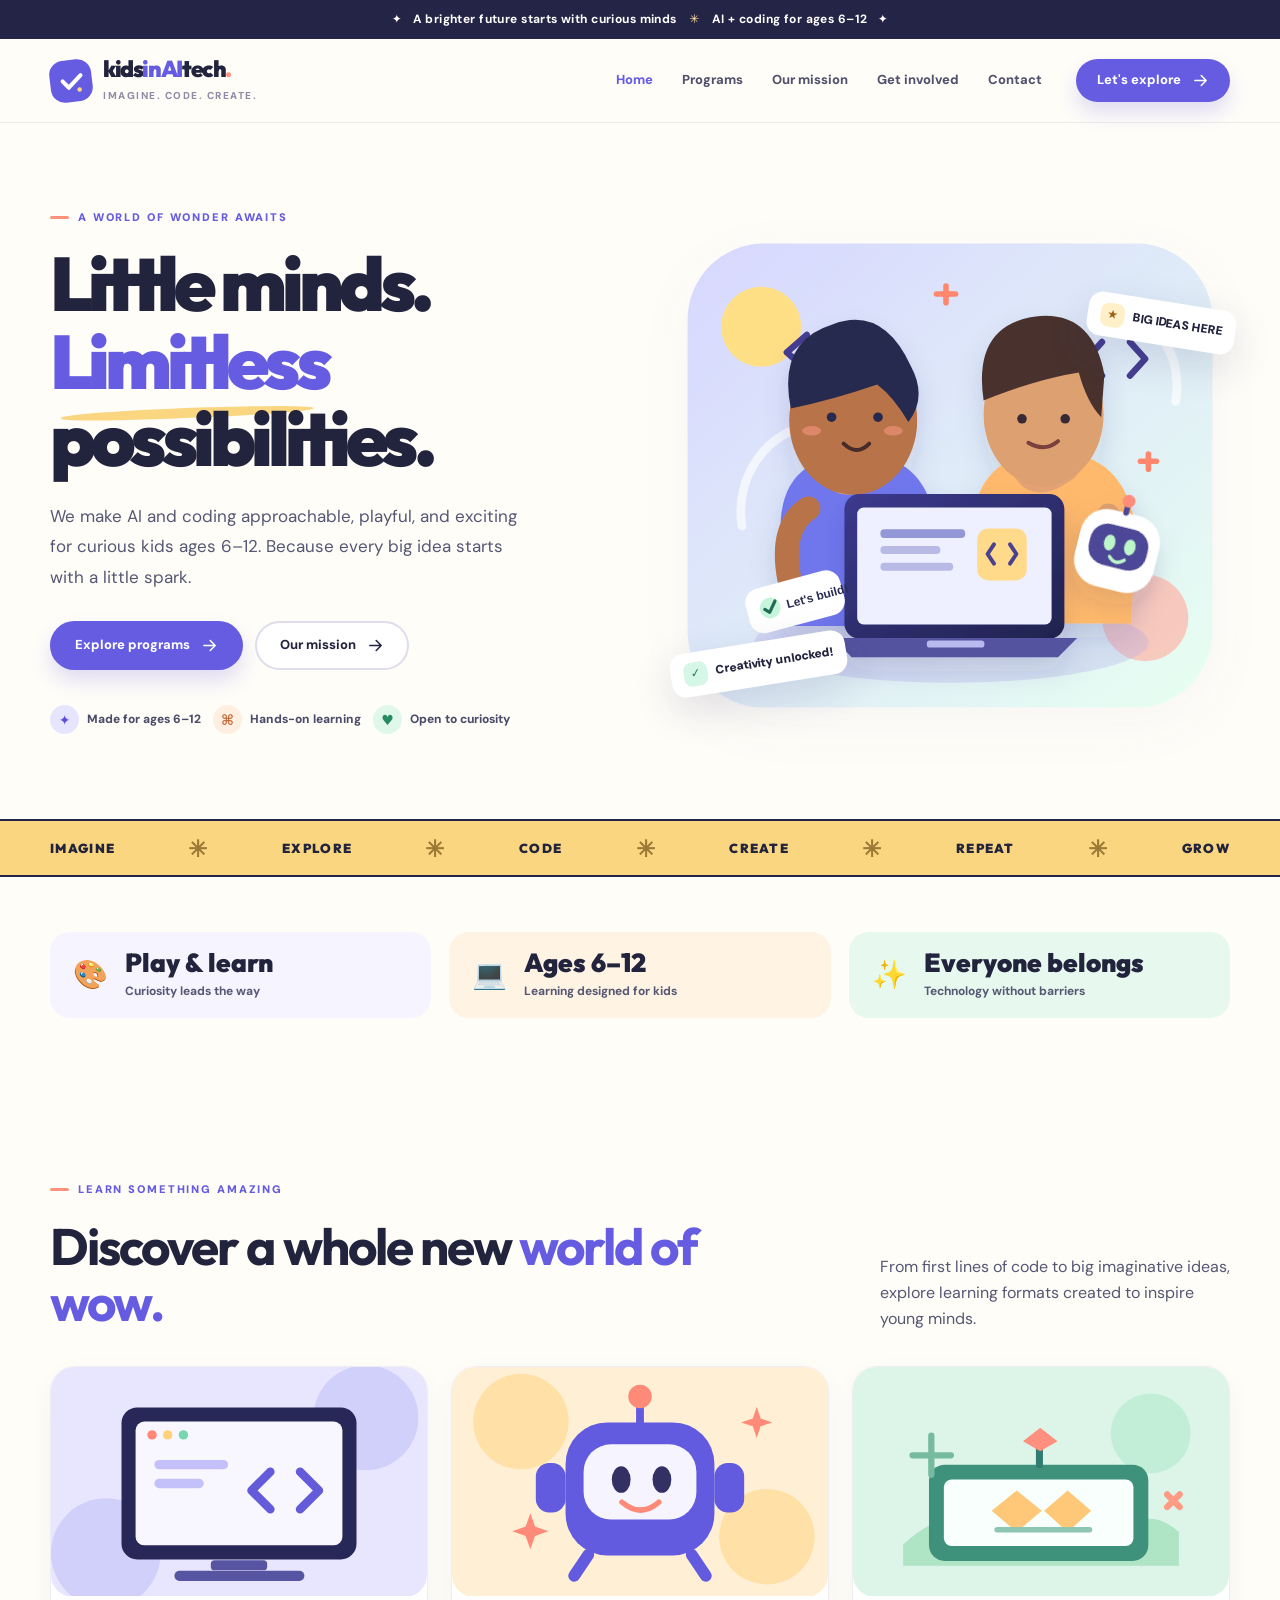
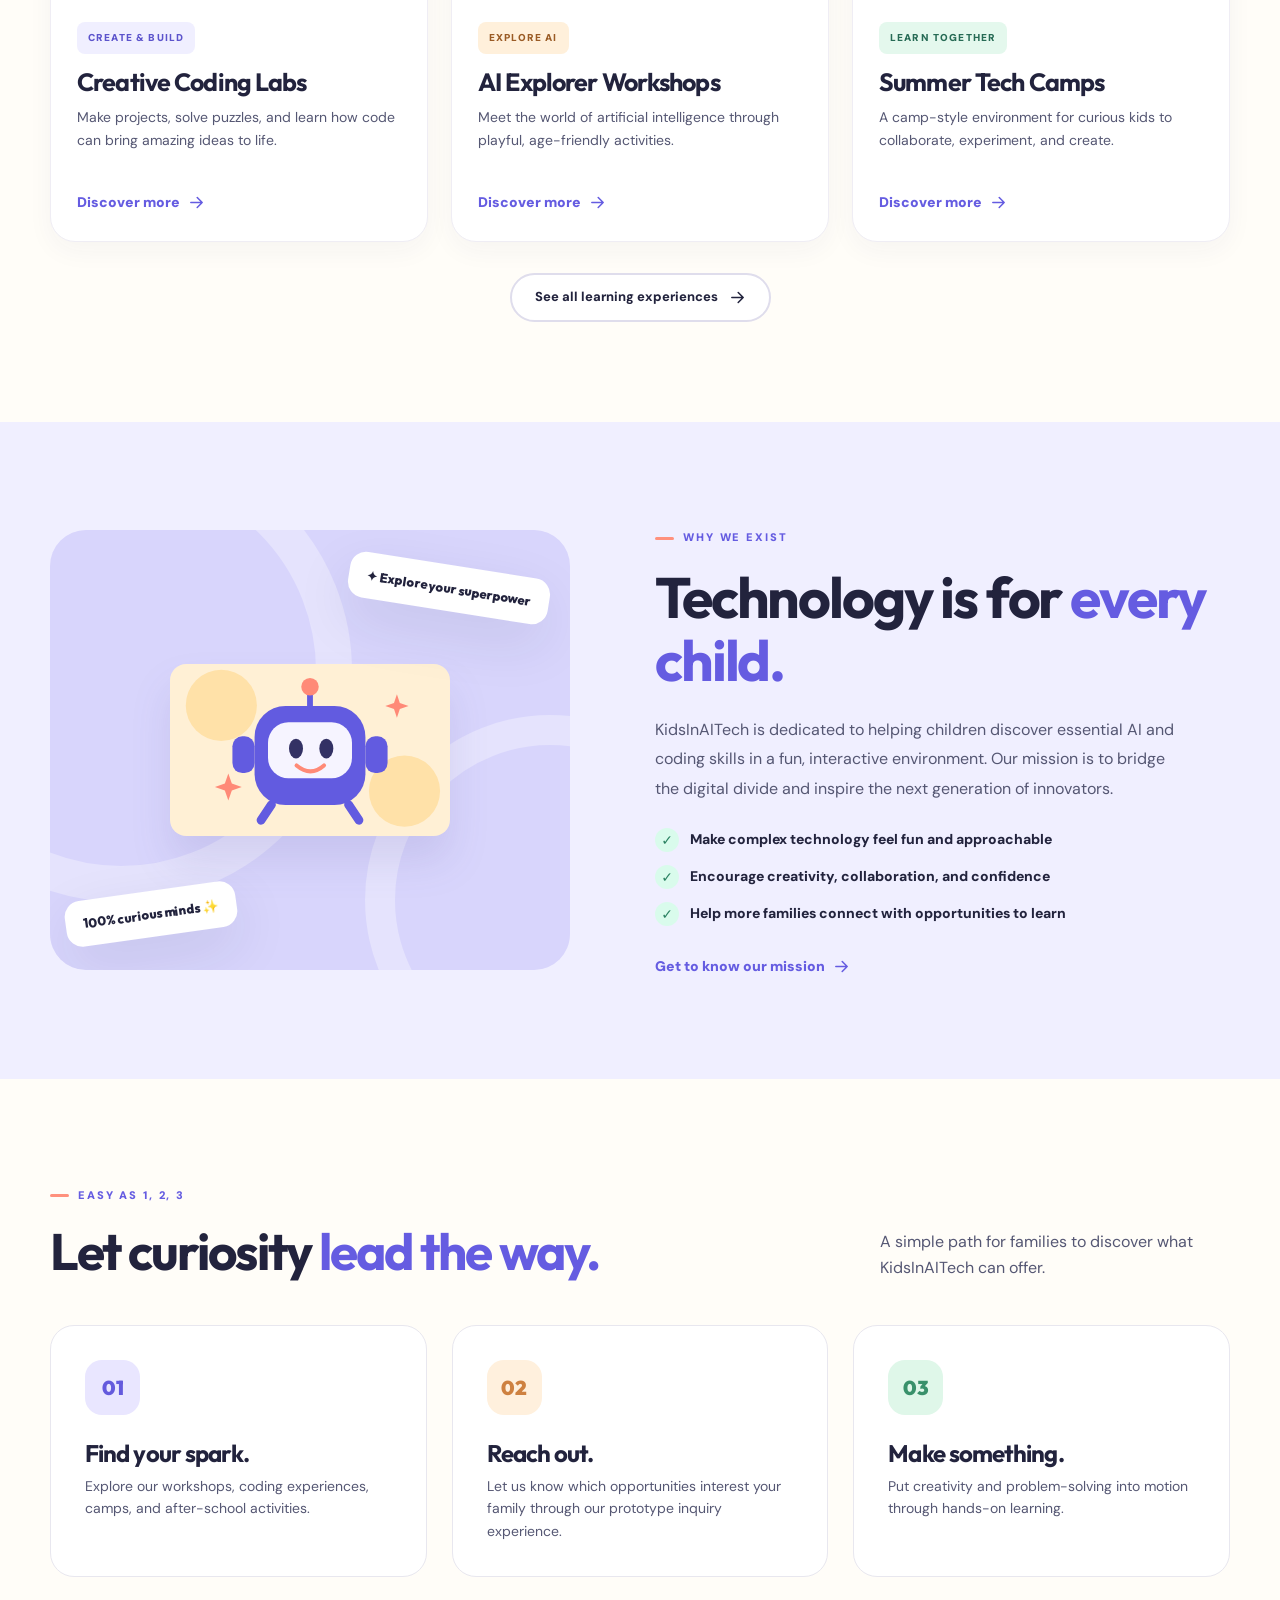
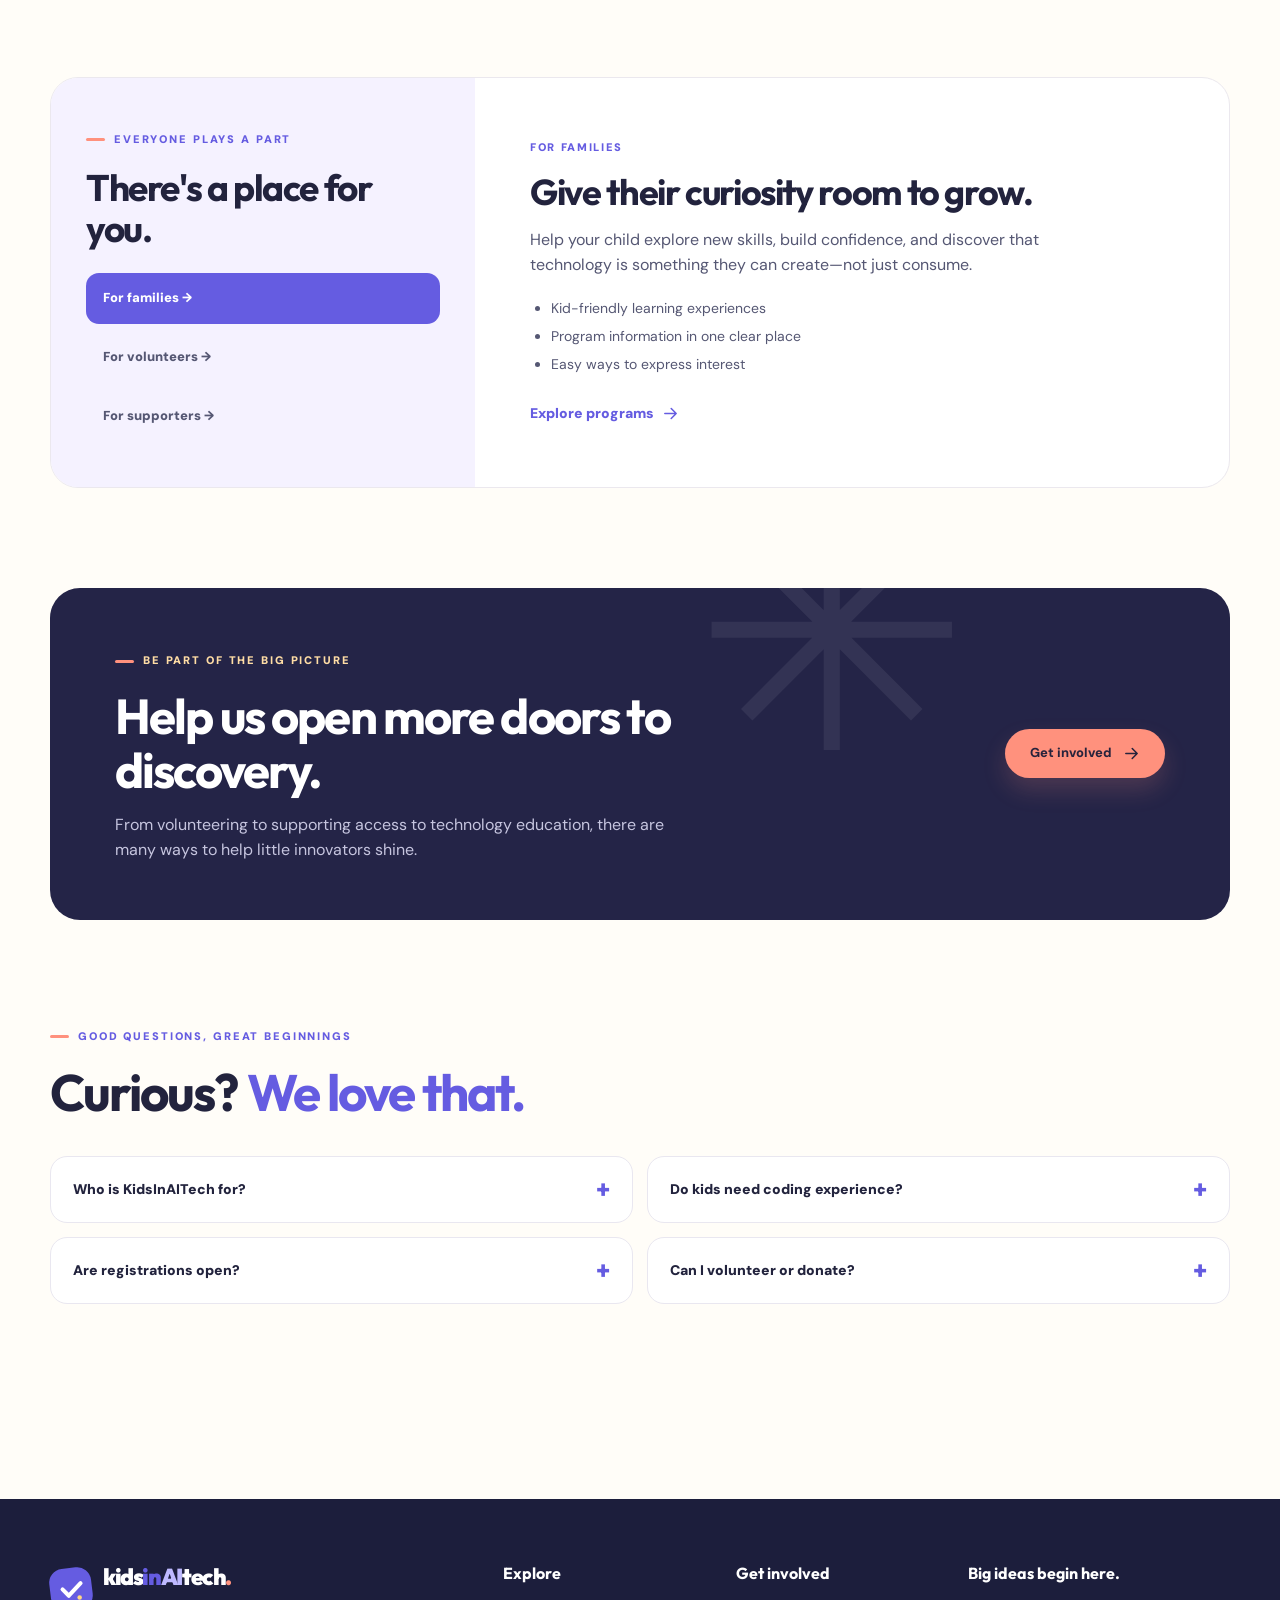
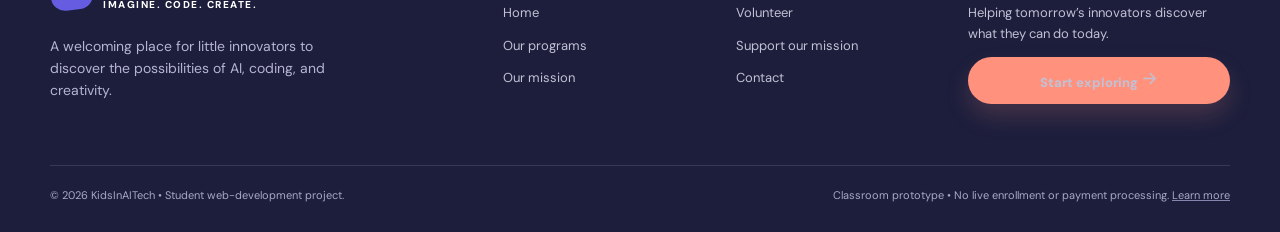
<file: index.html>
<!doctype html><html lang="en"><head><meta charset="utf-8"><meta name="viewport" content="width=device-width, initial-scale=1"><meta name="theme-color" content="#fffdf8"><meta name="description" content="Explore a playful, welcoming concept website for KidsInAITech—AI and coding learning for children ages 6–12."><title>Imagine, Code, Create | KidsInAITech</title><link rel="icon" type="image/svg+xml" href="assets/favicon.svg"><link rel="stylesheet" href="styles.css"></head><body><a class="skip-link" href="#main-content">Skip to main content</a>
<div class="announcement">✦ &nbsp; A brighter future starts with curious minds <span>✳</span> AI + coding for ages 6–12 &nbsp; ✦</div>
<header class="site-header"><div class="container nav-wrap"><a class="brand" href="index.html" aria-label="KidsInAITech home"><span class="brand-icon" aria-hidden="true"><svg viewBox="0 0 30 30" fill="none"><path d="m5 15 7 7L25 8" stroke="currentColor" stroke-width="4.5" stroke-linecap="round" stroke-linejoin="round"/><circle cx="24" cy="24" r="2.5" fill="#FFD784"/></svg></span><span><span class="brand-word">kids<span class="heading-accent">in</span><b>AI</b>tech<span style="color:#ff917d">.</span></span><span class="brand-sub" style="display:block">IMAGINE. CODE. CREATE.</span></span></a>
<button class="menu-toggle" type="button" aria-label="Open menu" aria-expanded="false" aria-controls="main-navigation"><span></span><span></span><span></span></button>
<nav id="main-navigation" class="nav-links" aria-label="Main navigation"><a href="index.html" aria-current="page">Home</a><a href="programs.html" >Programs</a><a href="about.html" >Our mission</a><a href="get-involved.html" >Get involved</a><a href="contact.html" >Contact</a><a href="programs.html" class="mobile-cta">Explore programs →</a></nav><a class="btn btn-primary btn-sm nav-cta" href="programs.html">Let's explore <svg viewBox="0 0 24 24" aria-hidden="true" fill="none" stroke="currentColor" stroke-width="2.2" stroke-linecap="round" stroke-linejoin="round"><path d="M4 12h16m-7-7 7 7-7 7"/></svg></a></div></header><main id="main-content">
<section class="hero" aria-labelledby="home-title"><div class="container hero-grid"><div class="hero-copy"><span class="eyebrow">A world of wonder awaits</span><h1 id="home-title">Little minds.<br> <em>Limitless</em><br> possibilities.</h1><p class="lead">We make AI and coding approachable, playful, and exciting for curious kids ages 6–12. Because every big idea starts with a little spark.</p><div class="hero-actions"><a class="btn btn-primary" href="programs.html" >Explore programs <svg viewBox="0 0 24 24" aria-hidden="true" fill="none" stroke="currentColor" stroke-width="2.2" stroke-linecap="round" stroke-linejoin="round"><path d="M4 12h16m-7-7 7 7-7 7"/></svg></a><a class="btn btn-outline" href="about.html" >Our mission <svg viewBox="0 0 24 24" aria-hidden="true" fill="none" stroke="currentColor" stroke-width="2.2" stroke-linecap="round" stroke-linejoin="round"><path d="M4 12h16m-7-7 7 7-7 7"/></svg></a></div><div class="hero-tags"><span class="tag"><span class="tag-mark">✦</span>Made for ages 6–12</span><span class="tag"><span class="tag-mark">⌘</span>Hands-on learning</span><span class="tag"><span class="tag-mark">♥</span>Open to curiosity</span></div></div>
<div class="hero-visual"><img class="hero-illustration" src="assets/hero-illustration.svg" alt="Two happy children collaborating on a laptop with coding symbols and a friendly robot"><div class="float-sticker sticker-top"><span class="spark">★</span> BIG IDEAS HERE</div><div class="float-sticker sticker-bottom"><span class="spark">✓</span> Creativity unlocked!</div></div></div></section>
<div class="ribbon"><div class="container ribbon-inner"><span>IMAGINE</span><i>✳</i><span>EXPLORE</span><i>✳</i><span>CODE</span><i>✳</i><span>CREATE</span><i>✳</i><span>REPEAT</span><i>✳</i><span>GROW</span></div></div>
<div class="container"><div class="stats-grid"><div class="stat"><span class="stat-symbol">🎨</span><div><strong>Play &amp; learn</strong><p>Curiosity leads the way</p></div></div><div class="stat"><span class="stat-symbol">💻</span><div><strong>Ages 6–12</strong><p>Learning designed for kids</p></div></div><div class="stat"><span class="stat-symbol">✨</span><div><strong>Everyone belongs</strong><p>Technology without barriers</p></div></div></div></div>
<section class="section-pad" id="programs"><div class="container"><div class="section-header"><div><span class="eyebrow">Learn something amazing</span><h2>Discover a whole new <span class="heading-accent">world of wow.</span></h2></div><p>From first lines of code to big imaginative ideas, explore learning formats created to inspire young minds.</p></div><div class="program-grid">
<article class="program-card"><img src="assets/coding.svg" alt="" loading="lazy"><div class="program-card-body"><span class="micro-label ">Create & build</span><h3>Creative Coding Labs</h3><p>Make projects, solve puzzles, and learn how code can bring amazing ideas to life.</p><a class="text-link" href="programs.html#coding">Discover more <svg viewBox="0 0 24 24" aria-hidden="true" fill="none" stroke="currentColor" stroke-width="2.2" stroke-linecap="round" stroke-linejoin="round"><path d="M4 12h16m-7-7 7 7-7 7"/></svg></a></div></article>
<article class="program-card"><img src="assets/ai.svg" alt="" loading="lazy"><div class="program-card-body"><span class="micro-label orange">Explore AI</span><h3>AI Explorer Workshops</h3><p>Meet the world of artificial intelligence through playful, age-friendly activities.</p><a class="text-link" href="programs.html#ai">Discover more <svg viewBox="0 0 24 24" aria-hidden="true" fill="none" stroke="currentColor" stroke-width="2.2" stroke-linecap="round" stroke-linejoin="round"><path d="M4 12h16m-7-7 7 7-7 7"/></svg></a></div></article>
<article class="program-card"><img src="assets/camps.svg" alt="" loading="lazy"><div class="program-card-body"><span class="micro-label green">Learn together</span><h3>Summer Tech Camps</h3><p>A camp-style environment for curious kids to collaborate, experiment, and create.</p><a class="text-link" href="programs.html#camps">Discover more <svg viewBox="0 0 24 24" aria-hidden="true" fill="none" stroke="currentColor" stroke-width="2.2" stroke-linecap="round" stroke-linejoin="round"><path d="M4 12h16m-7-7 7 7-7 7"/></svg></a></div></article>
</div><div style="margin-top:31px;text-align:center"><a class="btn btn-outline" href="programs.html" >See all learning experiences <svg viewBox="0 0 24 24" aria-hidden="true" fill="none" stroke="currentColor" stroke-width="2.2" stroke-linecap="round" stroke-linejoin="round"><path d="M4 12h16m-7-7 7 7-7 7"/></svg></a></div></div></section>
<section class="section-pad mission-section"><div class="container mission-grid"><div class="mission-art"><img class="mission-robot" src="assets/ai.svg" alt="Illustration of a friendly smiling robot" loading="lazy"><span class="art-note one">✦ Explore your superpower</span><span class="art-note two">100% curious minds ✨</span></div><div class="mission-copy"><span class="eyebrow">Why we exist</span><h2>Technology is for <span class="heading-accent">every child.</span></h2><p>KidsInAITech is dedicated to helping children discover essential AI and coding skills in a fun, interactive environment. Our mission is to bridge the digital divide and inspire the next generation of innovators.</p><ul class="check-list"><li>Make complex technology feel fun and approachable</li><li>Encourage creativity, collaboration, and confidence</li><li>Help more families connect with opportunities to learn</li></ul><a class="text-link" href="about.html">Get to know our mission <svg viewBox="0 0 24 24" aria-hidden="true" fill="none" stroke="currentColor" stroke-width="2.2" stroke-linecap="round" stroke-linejoin="round"><path d="M4 12h16m-7-7 7 7-7 7"/></svg></a></div></div></section>
<section class="section-pad"><div class="container"><div class="section-header"><div><span class="eyebrow">Easy as 1, 2, 3</span><h2>Let curiosity <span class="heading-accent">lead the way.</span></h2></div><p>A simple path for families to discover what KidsInAITech can offer.</p></div><div class="steps-grid"><div class="step"><div class="step-num">01</div><h3>Find your spark.</h3><p>Explore our workshops, coding experiences, camps, and after-school activities.</p></div><div class="step"><div class="step-num">02</div><h3>Reach out.</h3><p>Let us know which opportunities interest your family through our prototype inquiry experience.</p></div><div class="step"><div class="step-num">03</div><h3>Make something.</h3><p>Put creativity and problem-solving into motion through hands-on learning.</p></div></div></div></section>
<section class="section-pad" style="padding-top:0"><div class="container"><div class="audience-panel"><div class="audience-side"><span class="eyebrow">Everyone plays a part</span><h2>There's a place for you.</h2><div class="audience-tabs" role="tablist" aria-label="Who we help"><button class="audience-tab" role="tab" aria-selected="true" aria-controls="audience-content" data-audience="parents">For families →</button><button class="audience-tab" role="tab" aria-selected="false" aria-controls="audience-content" data-audience="volunteers">For volunteers →</button><button class="audience-tab" role="tab" aria-selected="false" aria-controls="audience-content" data-audience="supporters">For supporters →</button></div></div><div id="audience-content" class="audience-content" role="tabpanel" aria-live="polite"><span>For families</span><h3>Give their curiosity room to grow.</h3><p>Help your child explore new skills, build confidence, and discover that technology is something they can create—not just consume.</p><ul><li>Kid-friendly learning experiences</li><li>Program information in one clear place</li><li>Easy ways to express interest</li></ul><a class="text-link" href="programs.html">Explore programs <svg viewBox="0 0 24 24" aria-hidden="true" fill="none" stroke="currentColor" stroke-width="2.2" stroke-linecap="round" stroke-linejoin="round"><path d="M4 12h16m-7-7 7 7-7 7"/></svg></a></div></div></div></section>
<section class="section-pad" style="padding-top:0"><div class="container"><div class="cta-band"><div><span class="eyebrow light">Be part of the big picture</span><h2>Help us open more doors to discovery.</h2><p>From volunteering to supporting access to technology education, there are many ways to help little innovators shine.</p></div><a class="btn btn-coral" href="get-involved.html" >Get involved <svg viewBox="0 0 24 24" aria-hidden="true" fill="none" stroke="currentColor" stroke-width="2.2" stroke-linecap="round" stroke-linejoin="round"><path d="M4 12h16m-7-7 7 7-7 7"/></svg></a></div></div></section>
<section class="section-pad" style="padding-top:0"><div class="container"><div class="section-header"><div><span class="eyebrow">Good questions, great beginnings</span><h2>Curious? <span class="heading-accent">We love that.</span></h2></div></div><div class="faq-list"><details><summary>Who is KidsInAITech for?</summary><p>KidsInAITech focuses on children ages 6–12 who are interested in discovering coding, AI, and technology in a welcoming environment.</p></details><details><summary>Do kids need coding experience?</summary><p>Our proposed activities are designed to welcome beginners and encourage exploration, regardless of prior experience.</p></details><details><summary>Are registrations open?</summary><p>This is a student project prototype. Program dates, availability, and actual enrollment have not been confirmed. The interest form demonstrates a proposed registration workflow.</p></details><details><summary>Can I volunteer or donate?</summary><p>The proposed site includes ways for community members to get involved. The current prototype does not collect real applications or accept payments.</p></details></div></div></section></main><footer class="site-footer"><div class="container"><div class="footer-grid"><div><a class="brand" href="index.html" aria-label="KidsInAITech home"><span class="brand-icon" aria-hidden="true"><svg viewBox="0 0 30 30" fill="none"><path d="m5 15 7 7L25 8" stroke="currentColor" stroke-width="4.5" stroke-linecap="round" stroke-linejoin="round"/><circle cx="24" cy="24" r="2.5" fill="#FFD784"/></svg></span><span><span class="brand-word">kids<span class="heading-accent">in</span><b>AI</b>tech<span style="color:#ff917d">.</span></span><span class="brand-sub" style="display:block">IMAGINE. CODE. CREATE.</span></span></a><p class="footer-desc">A welcoming place for little innovators to discover the possibilities of AI, coding, and creativity.</p></div>
<div class="footer-col"><h4>Explore</h4><a href="index.html">Home</a><a href="programs.html">Our programs</a><a href="about.html">Our mission</a></div>
<div class="footer-col"><h4>Get involved</h4><a href="get-involved.html#volunteer">Volunteer</a><a href="get-involved.html#support">Support our mission</a><a href="contact.html">Contact</a></div>
<div class="footer-col"><h4>Big ideas begin here.</h4><p>Helping tomorrow’s innovators discover what they can do today.</p><a class="btn btn-coral btn-sm" href="programs.html">Start exploring <svg viewBox="0 0 24 24" aria-hidden="true" fill="none" stroke="currentColor" stroke-width="2.2" stroke-linecap="round" stroke-linejoin="round"><path d="M4 12h16m-7-7 7 7-7 7"/></svg></a></div></div>
<div class="footer-bottom"><p>© <span id="year">2026</span> KidsInAITech • Student web-development project.</p><p>Classroom prototype • No live enrollment or payment processing. <a href="contact.html#prototype-info">Learn more</a></p></div></div></footer><dialog id="interest-dialog" aria-labelledby="dialog-title"><div class="dialog-inner"><div class="dialog-head"><div><span class="eyebrow">Start your journey</span><h2 id="dialog-title">Explore a program</h2></div><button type="button" class="icon-btn" data-close-dialog aria-label="Close window">×</button></div>
<p>This is a classroom demo of a program-interest form. It creates a message you can copy, but <strong>does not send, enroll, or save your details online.</strong></p>
<form class="demo-form" data-form-type="Program interest"><div class="form-grid">
<div class="field"><label for="modal-name">Your name</label><input required maxlength="80" id="modal-name" name="name" autocomplete="name" placeholder="First and last name"></div>
<div class="field"><label for="modal-email">Email address</label><input required id="modal-email" type="email" name="email" autocomplete="email" placeholder="you@example.com"></div>
<div class="field"><label for="modal-program">I'm interested in</label><select id="modal-program" name="program"><option>AI Explorer Workshops</option><option>Creative Coding Labs</option><option>Summer Tech Camps</option><option>After-School Clubs</option><option>Not sure yet</option></select></div>
<div class="field"><label for="modal-comment">Anything else? (optional)</label><textarea id="modal-comment" name="message" maxlength="500" placeholder="Tell us what you want to learn about"></textarea></div>
</div><div class="form-foot"><button class="btn btn-primary" type="submit">Create message →</button><p>No information is transmitted. Real registration would require a secure backend.</p></div><div class="form-feedback" role="status" aria-live="polite" hidden></div></form></div></dialog><script src="script.js" defer></script></body></html>
</file>
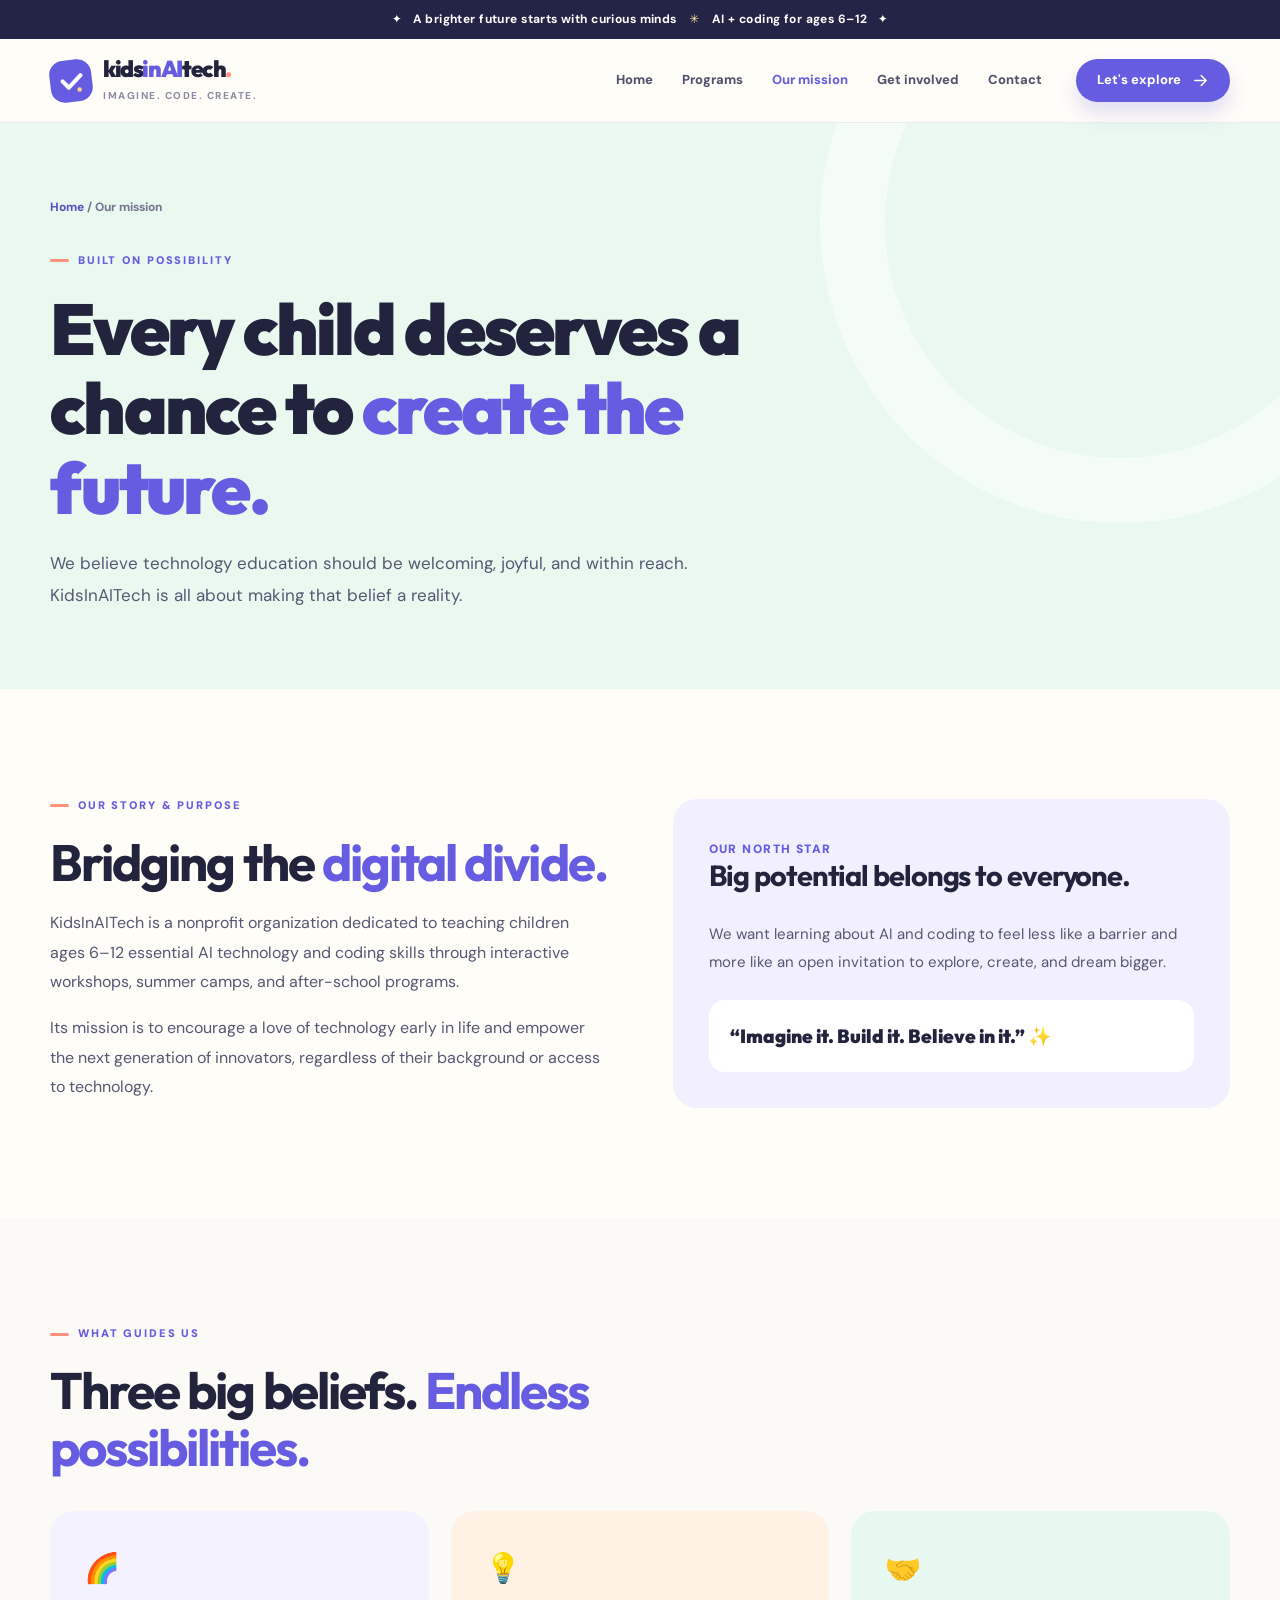
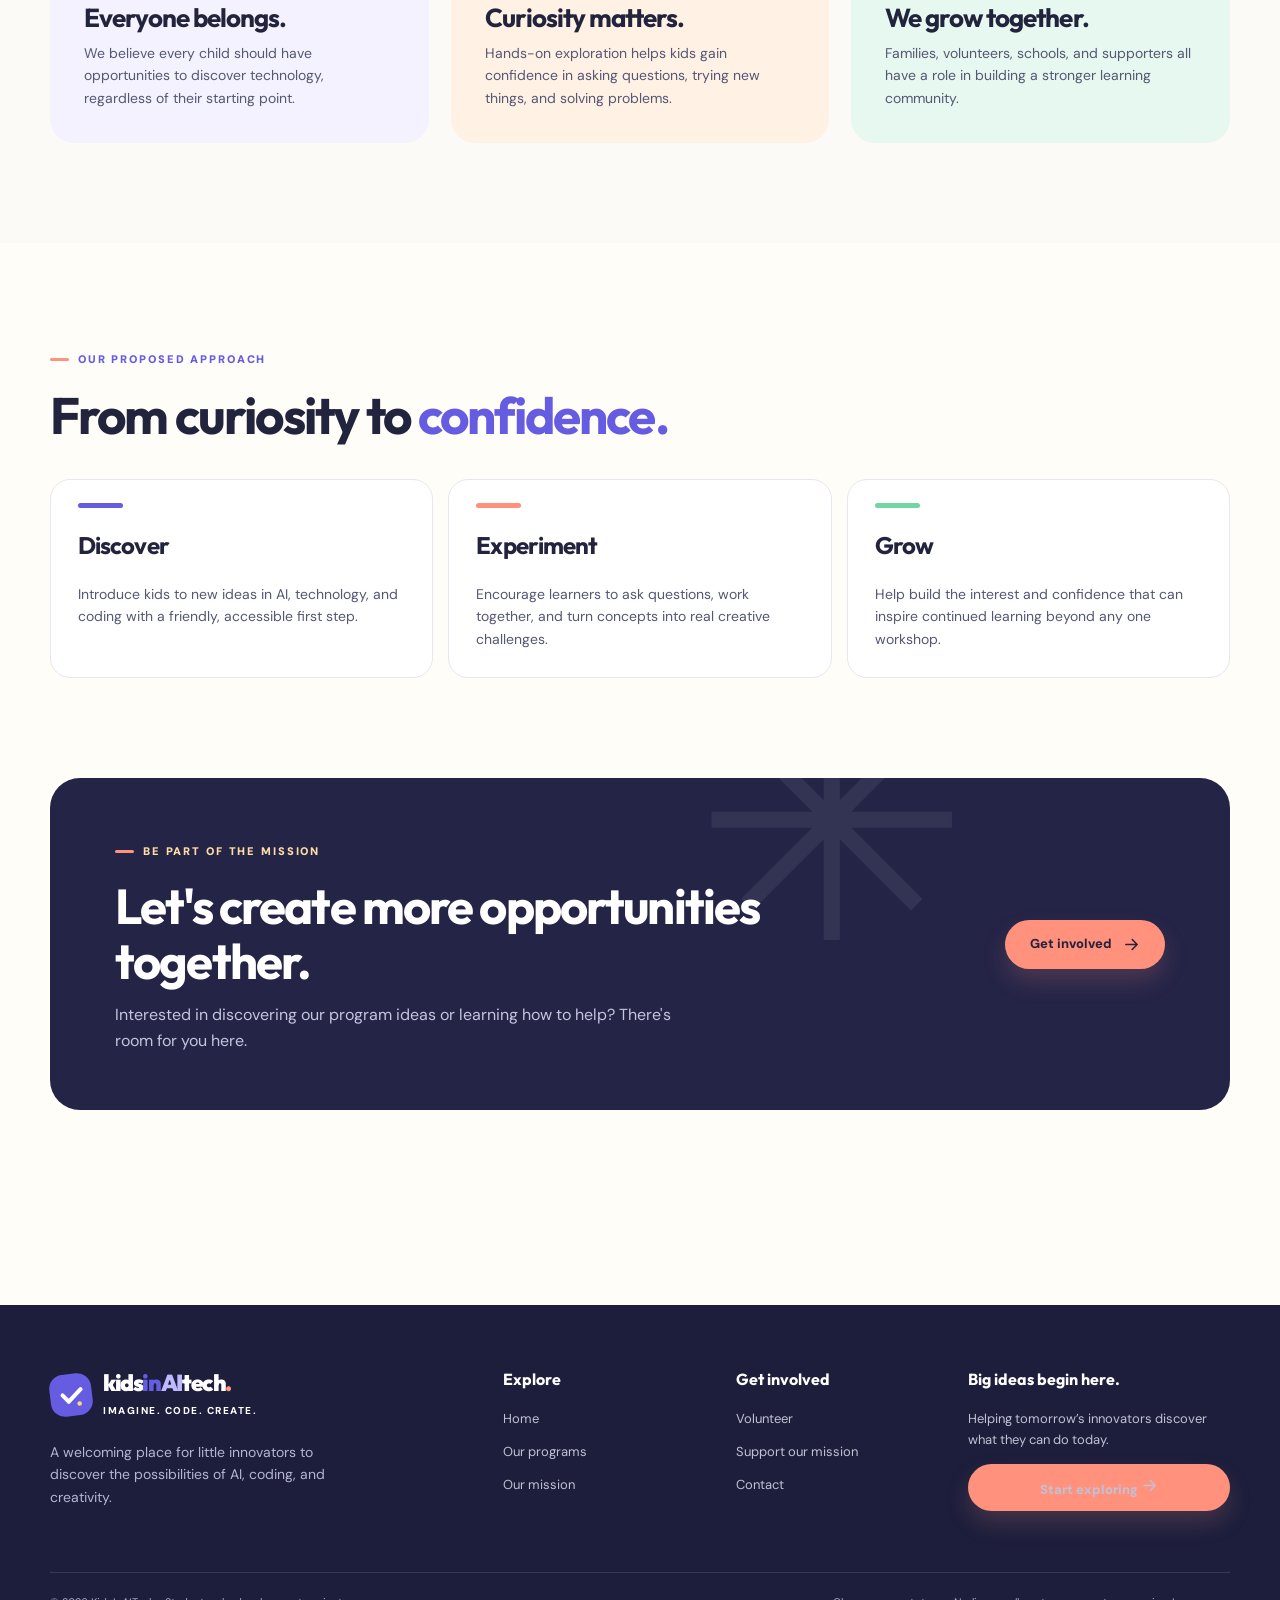
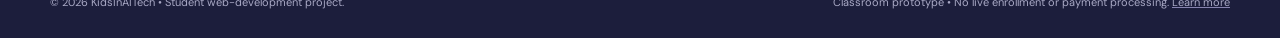
<file: about.html>
<!doctype html><html lang="en"><head><meta charset="utf-8"><meta name="viewport" content="width=device-width, initial-scale=1"><meta name="theme-color" content="#fffdf8"><meta name="description" content="Learn about the KidsInAITech mission to bridge the digital divide through approachable AI and coding education for children."><title>Our mission | KidsInAITech</title><link rel="icon" type="image/svg+xml" href="assets/favicon.svg"><link rel="stylesheet" href="styles.css"></head><body><a class="skip-link" href="#main-content">Skip to main content</a>
<div class="announcement">✦ &nbsp; A brighter future starts with curious minds <span>✳</span> AI + coding for ages 6–12 &nbsp; ✦</div>
<header class="site-header"><div class="container nav-wrap"><a class="brand" href="index.html" aria-label="KidsInAITech home"><span class="brand-icon" aria-hidden="true"><svg viewBox="0 0 30 30" fill="none"><path d="m5 15 7 7L25 8" stroke="currentColor" stroke-width="4.5" stroke-linecap="round" stroke-linejoin="round"/><circle cx="24" cy="24" r="2.5" fill="#FFD784"/></svg></span><span><span class="brand-word">kids<span class="heading-accent">in</span><b>AI</b>tech<span style="color:#ff917d">.</span></span><span class="brand-sub" style="display:block">IMAGINE. CODE. CREATE.</span></span></a>
<button class="menu-toggle" type="button" aria-label="Open menu" aria-expanded="false" aria-controls="main-navigation"><span></span><span></span><span></span></button>
<nav id="main-navigation" class="nav-links" aria-label="Main navigation"><a href="index.html" >Home</a><a href="programs.html" >Programs</a><a href="about.html" aria-current="page">Our mission</a><a href="get-involved.html" >Get involved</a><a href="contact.html" >Contact</a><a href="programs.html" class="mobile-cta">Explore programs →</a></nav><a class="btn btn-primary btn-sm nav-cta" href="programs.html">Let's explore <svg viewBox="0 0 24 24" aria-hidden="true" fill="none" stroke="currentColor" stroke-width="2.2" stroke-linecap="round" stroke-linejoin="round"><path d="M4 12h16m-7-7 7 7-7 7"/></svg></a></div></header><main id="main-content">
<section class="page-hero mint"><div class="container"><div class="breadcrumbs"><a href="index.html">Home</a> / Our mission</div><span class="eyebrow">Built on possibility</span><h1>Every child deserves a chance to <span class="heading-accent">create the future.</span></h1><p>We believe technology education should be welcoming, joyful, and within reach. KidsInAITech is all about making that belief a reality.</p></div></section>
<section class="section-pad"><div class="container intro-split"><div><span class="eyebrow">Our story & purpose</span><h2 class="subhead">Bridging the <span class="heading-accent">digital divide.</span></h2><p>KidsInAITech is a nonprofit organization dedicated to teaching children ages 6–12 essential AI technology and coding skills through interactive workshops, summer camps, and after-school programs.</p><p>Its mission is to encourage a love of technology early in life and empower the next generation of innovators, regardless of their background or access to technology.</p></div><div class="topic-box"><span class="topic-label">Our north star</span><h3>Big potential belongs to everyone.</h3><p>We want learning about AI and coding to feel less like a barrier and more like an open invitation to explore, create, and dream bigger.</p><div style="background:white;padding:21px;border-radius:16px;margin-top:23px;font-weight:900;font-family:Outfit,sans-serif;font-size:19px">“Imagine it. Build it. Believe in it.” ✨</div></div></div></section>
<section class="section-pad" style="background:#fcfaf6"><div class="container"><div class="section-header"><div><span class="eyebrow">What guides us</span><h2>Three big beliefs. <span class="heading-accent">Endless possibilities.</span></h2></div></div><div class="values-grid"><article class="value-card"><div class="value-icon">🌈</div><h3>Everyone belongs.</h3><p>We believe every child should have opportunities to discover technology, regardless of their starting point.</p></article><article class="value-card"><div class="value-icon">💡</div><h3>Curiosity matters.</h3><p>Hands-on exploration helps kids gain confidence in asking questions, trying new things, and solving problems.</p></article><article class="value-card"><div class="value-icon">🤝</div><h3>We grow together.</h3><p>Families, volunteers, schools, and supporters all have a role in building a stronger learning community.</p></article></div></div></section>
<section class="section-pad"><div class="container"><div class="section-header"><div><span class="eyebrow">Our proposed approach</span><h2>From curiosity to <span class="heading-accent">confidence.</span></h2></div></div><div class="timeline"><div class="timeline-item"><h3>Discover</h3><p>Introduce kids to new ideas in AI, technology, and coding with a friendly, accessible first step.</p></div><div class="timeline-item"><h3>Experiment</h3><p>Encourage learners to ask questions, work together, and turn concepts into real creative challenges.</p></div><div class="timeline-item"><h3>Grow</h3><p>Help build the interest and confidence that can inspire continued learning beyond any one workshop.</p></div></div></div></section>
<section class="section-pad" style="padding-top:0"><div class="container"><div class="cta-band"><div><span class="eyebrow light">Be part of the mission</span><h2>Let's create more opportunities together.</h2><p>Interested in discovering our program ideas or learning how to help? There's room for you here.</p></div><a class="btn btn-coral" href="get-involved.html" >Get involved <svg viewBox="0 0 24 24" aria-hidden="true" fill="none" stroke="currentColor" stroke-width="2.2" stroke-linecap="round" stroke-linejoin="round"><path d="M4 12h16m-7-7 7 7-7 7"/></svg></a></div></div></section></main><footer class="site-footer"><div class="container"><div class="footer-grid"><div><a class="brand" href="index.html" aria-label="KidsInAITech home"><span class="brand-icon" aria-hidden="true"><svg viewBox="0 0 30 30" fill="none"><path d="m5 15 7 7L25 8" stroke="currentColor" stroke-width="4.5" stroke-linecap="round" stroke-linejoin="round"/><circle cx="24" cy="24" r="2.5" fill="#FFD784"/></svg></span><span><span class="brand-word">kids<span class="heading-accent">in</span><b>AI</b>tech<span style="color:#ff917d">.</span></span><span class="brand-sub" style="display:block">IMAGINE. CODE. CREATE.</span></span></a><p class="footer-desc">A welcoming place for little innovators to discover the possibilities of AI, coding, and creativity.</p></div>
<div class="footer-col"><h4>Explore</h4><a href="index.html">Home</a><a href="programs.html">Our programs</a><a href="about.html">Our mission</a></div>
<div class="footer-col"><h4>Get involved</h4><a href="get-involved.html#volunteer">Volunteer</a><a href="get-involved.html#support">Support our mission</a><a href="contact.html">Contact</a></div>
<div class="footer-col"><h4>Big ideas begin here.</h4><p>Helping tomorrow’s innovators discover what they can do today.</p><a class="btn btn-coral btn-sm" href="programs.html">Start exploring <svg viewBox="0 0 24 24" aria-hidden="true" fill="none" stroke="currentColor" stroke-width="2.2" stroke-linecap="round" stroke-linejoin="round"><path d="M4 12h16m-7-7 7 7-7 7"/></svg></a></div></div>
<div class="footer-bottom"><p>© <span id="year">2026</span> KidsInAITech • Student web-development project.</p><p>Classroom prototype • No live enrollment or payment processing. <a href="contact.html#prototype-info">Learn more</a></p></div></div></footer><dialog id="interest-dialog" aria-labelledby="dialog-title"><div class="dialog-inner"><div class="dialog-head"><div><span class="eyebrow">Start your journey</span><h2 id="dialog-title">Explore a program</h2></div><button type="button" class="icon-btn" data-close-dialog aria-label="Close window">×</button></div>
<p>This is a classroom demo of a program-interest form. It creates a message you can copy, but <strong>does not send, enroll, or save your details online.</strong></p>
<form class="demo-form" data-form-type="Program interest"><div class="form-grid">
<div class="field"><label for="modal-name">Your name</label><input required maxlength="80" id="modal-name" name="name" autocomplete="name" placeholder="First and last name"></div>
<div class="field"><label for="modal-email">Email address</label><input required id="modal-email" type="email" name="email" autocomplete="email" placeholder="you@example.com"></div>
<div class="field"><label for="modal-program">I'm interested in</label><select id="modal-program" name="program"><option>AI Explorer Workshops</option><option>Creative Coding Labs</option><option>Summer Tech Camps</option><option>After-School Clubs</option><option>Not sure yet</option></select></div>
<div class="field"><label for="modal-comment">Anything else? (optional)</label><textarea id="modal-comment" name="message" maxlength="500" placeholder="Tell us what you want to learn about"></textarea></div>
</div><div class="form-foot"><button class="btn btn-primary" type="submit">Create message →</button><p>No information is transmitted. Real registration would require a secure backend.</p></div><div class="form-feedback" role="status" aria-live="polite" hidden></div></form></div></dialog><script src="script.js" defer></script></body></html>
</file>
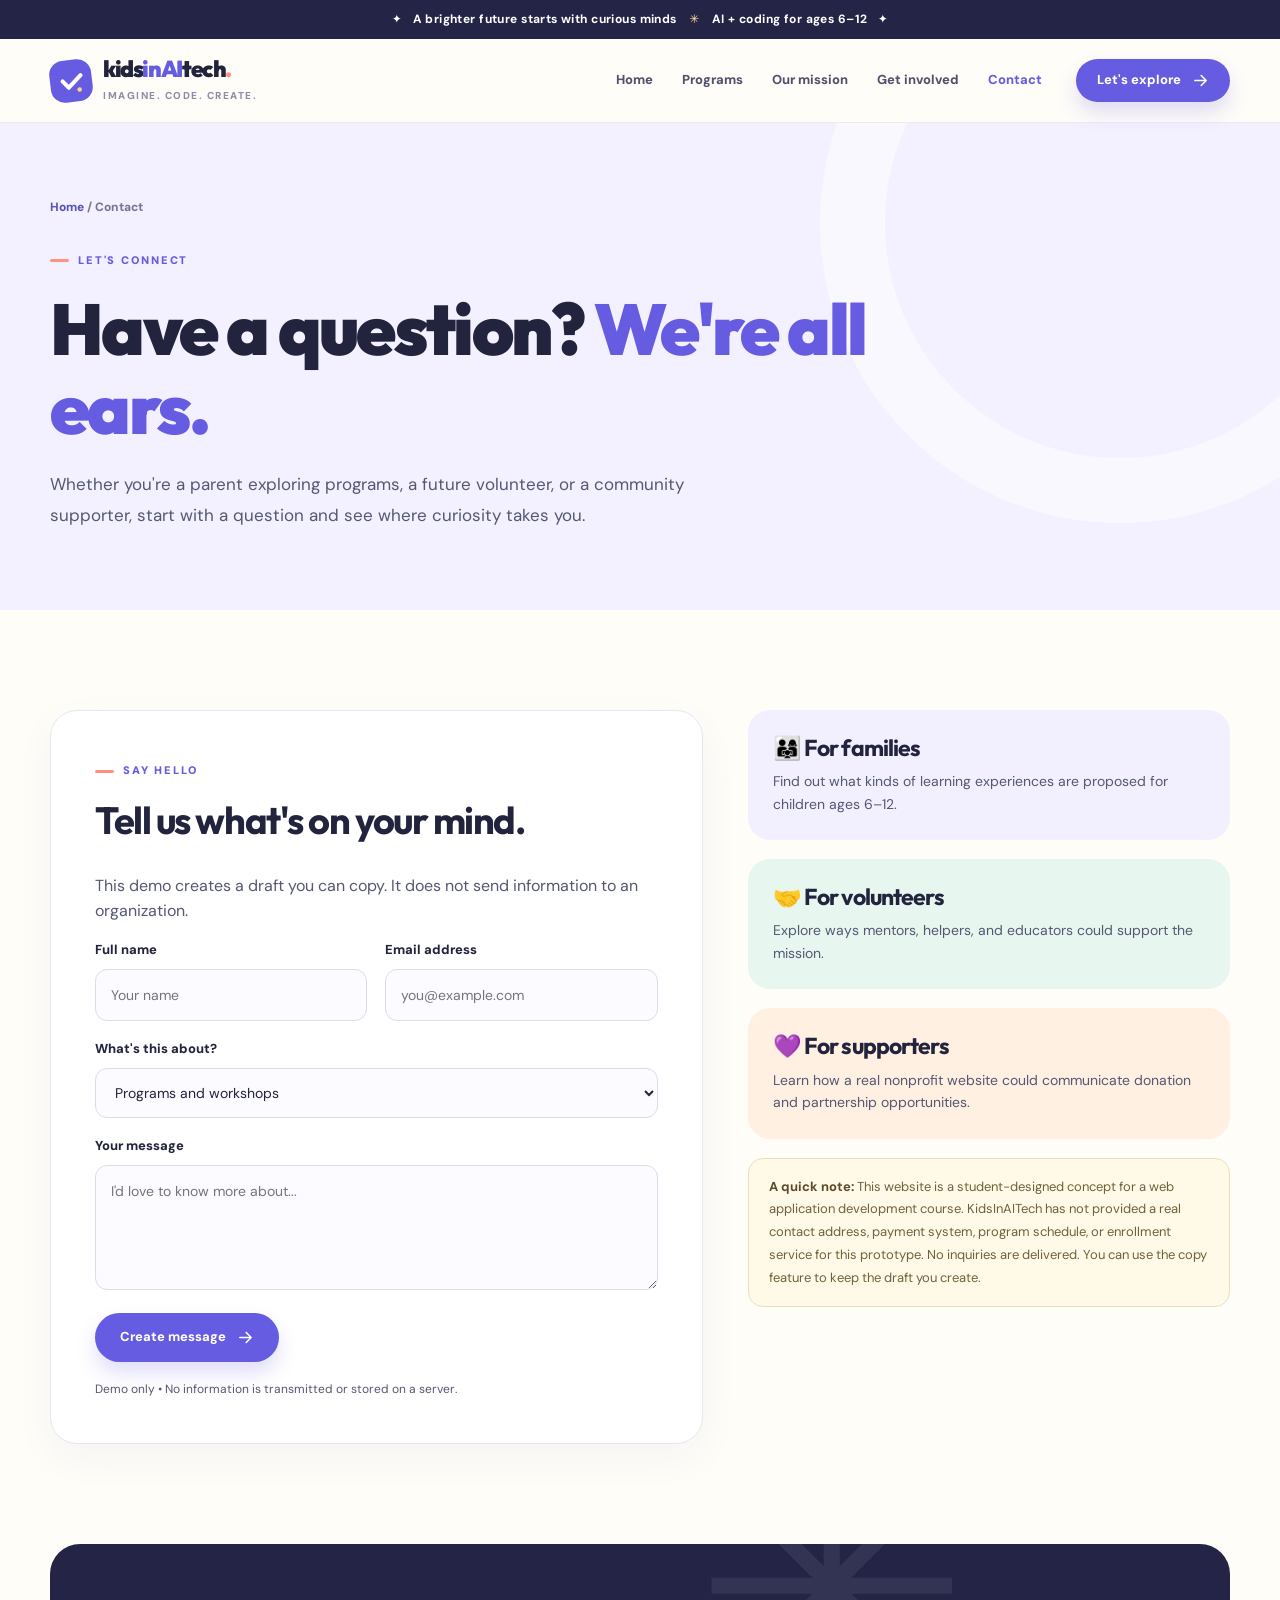
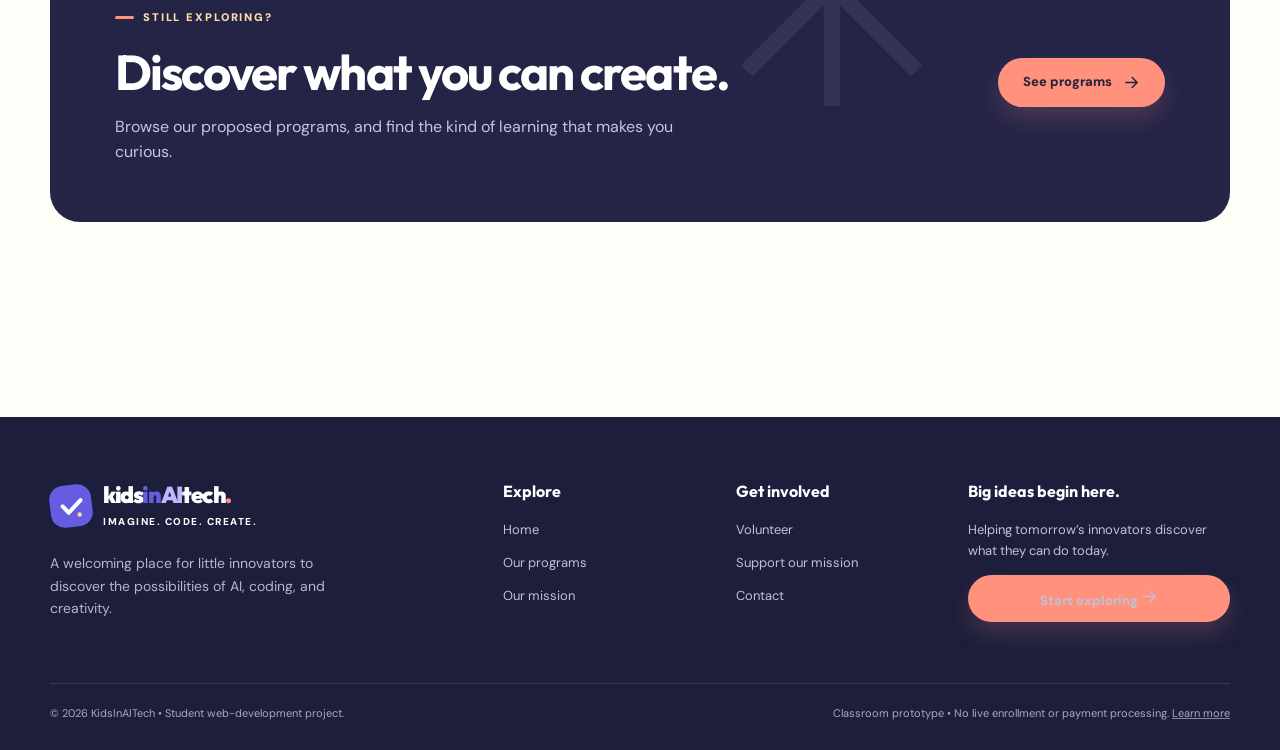
<file: contact.html>
<!doctype html><html lang="en"><head><meta charset="utf-8"><meta name="viewport" content="width=device-width, initial-scale=1"><meta name="theme-color" content="#fffdf8"><meta name="description" content="View the KidsInAITech student-project contact prototype for families, potential volunteers, and supporters."><title>Contact | KidsInAITech</title><link rel="icon" type="image/svg+xml" href="assets/favicon.svg"><link rel="stylesheet" href="styles.css"></head><body><a class="skip-link" href="#main-content">Skip to main content</a>
<div class="announcement">✦ &nbsp; A brighter future starts with curious minds <span>✳</span> AI + coding for ages 6–12 &nbsp; ✦</div>
<header class="site-header"><div class="container nav-wrap"><a class="brand" href="index.html" aria-label="KidsInAITech home"><span class="brand-icon" aria-hidden="true"><svg viewBox="0 0 30 30" fill="none"><path d="m5 15 7 7L25 8" stroke="currentColor" stroke-width="4.5" stroke-linecap="round" stroke-linejoin="round"/><circle cx="24" cy="24" r="2.5" fill="#FFD784"/></svg></span><span><span class="brand-word">kids<span class="heading-accent">in</span><b>AI</b>tech<span style="color:#ff917d">.</span></span><span class="brand-sub" style="display:block">IMAGINE. CODE. CREATE.</span></span></a>
<button class="menu-toggle" type="button" aria-label="Open menu" aria-expanded="false" aria-controls="main-navigation"><span></span><span></span><span></span></button>
<nav id="main-navigation" class="nav-links" aria-label="Main navigation"><a href="index.html" >Home</a><a href="programs.html" >Programs</a><a href="about.html" >Our mission</a><a href="get-involved.html" >Get involved</a><a href="contact.html" aria-current="page">Contact</a><a href="programs.html" class="mobile-cta">Explore programs →</a></nav><a class="btn btn-primary btn-sm nav-cta" href="programs.html">Let's explore <svg viewBox="0 0 24 24" aria-hidden="true" fill="none" stroke="currentColor" stroke-width="2.2" stroke-linecap="round" stroke-linejoin="round"><path d="M4 12h16m-7-7 7 7-7 7"/></svg></a></div></header><main id="main-content">
<section class="page-hero"><div class="container"><div class="breadcrumbs"><a href="index.html">Home</a> / Contact</div><span class="eyebrow">Let's connect</span><h1>Have a question? <span class="heading-accent">We're all ears.</span></h1><p>Whether you're a parent exploring programs, a future volunteer, or a community supporter, start with a question and see where curiosity takes you.</p></div></section>
<section class="section-pad"><div class="container contact-grid"><div class="form-panel"><span class="eyebrow">Say hello</span><h2>Tell us what's on your mind.</h2><p>This demo creates a draft you can copy. It does not send information to an organization.</p><form class="demo-form" data-form-type="Contact inquiry"><div class="form-grid">
<div class="field"><label for="contact-name">Full name</label><input id="contact-name" name="name" type="text" required maxlength="80" autocomplete="name" placeholder="Your name"></div>
<div class="field"><label for="contact-email">Email address</label><input id="contact-email" name="email" type="email" required autocomplete="email" placeholder="you@example.com"></div>
<div class="field full"><label for="contact-topic">What's this about?</label><select id="contact-topic" name="topic"><option>Programs and workshops</option><option>Volunteering</option><option>Supporting the mission</option><option>School partnership</option><option>General question</option></select></div>
<div class="field full"><label for="contact-message">Your message</label><textarea id="contact-message" name="message" required maxlength="1000" placeholder="I'd love to know more about..." ></textarea></div>
</div><div class="form-foot"><button class="btn btn-primary" type="submit">Create message <svg viewBox="0 0 24 24" aria-hidden="true" fill="none" stroke="currentColor" stroke-width="2.2" stroke-linecap="round" stroke-linejoin="round"><path d="M4 12h16m-7-7 7 7-7 7"/></svg></button><p>Demo only • No information is transmitted or stored on a server.</p></div><div class="form-feedback" role="status" aria-live="polite" hidden></div></form></div>
<div class="contact-notes"><div class="contact-tile"><h3>👨‍👩‍👧 For families</h3><p>Find out what kinds of learning experiences are proposed for children ages 6–12.</p></div><div class="contact-tile"><h3>🤝 For volunteers</h3><p>Explore ways mentors, helpers, and educators could support the mission.</p></div><div class="contact-tile"><h3>💜 For supporters</h3><p>Learn how a real nonprofit website could communicate donation and partnership opportunities.</p></div><div class="notice-bar" id="prototype-info"><strong>A quick note:</strong> This website is a student-designed concept for a web application development course. KidsInAITech has not provided a real contact address, payment system, program schedule, or enrollment service for this prototype. No inquiries are delivered. You can use the copy feature to keep the draft you create.</div></div></div></section>
<section class="section-pad" style="padding-top:0"><div class="container"><div class="cta-band"><div><span class="eyebrow light">Still exploring?</span><h2>Discover what you can create.</h2><p>Browse our proposed programs, and find the kind of learning that makes you curious.</p></div><a class="btn btn-coral" href="programs.html" >See programs <svg viewBox="0 0 24 24" aria-hidden="true" fill="none" stroke="currentColor" stroke-width="2.2" stroke-linecap="round" stroke-linejoin="round"><path d="M4 12h16m-7-7 7 7-7 7"/></svg></a></div></div></section></main><footer class="site-footer"><div class="container"><div class="footer-grid"><div><a class="brand" href="index.html" aria-label="KidsInAITech home"><span class="brand-icon" aria-hidden="true"><svg viewBox="0 0 30 30" fill="none"><path d="m5 15 7 7L25 8" stroke="currentColor" stroke-width="4.5" stroke-linecap="round" stroke-linejoin="round"/><circle cx="24" cy="24" r="2.5" fill="#FFD784"/></svg></span><span><span class="brand-word">kids<span class="heading-accent">in</span><b>AI</b>tech<span style="color:#ff917d">.</span></span><span class="brand-sub" style="display:block">IMAGINE. CODE. CREATE.</span></span></a><p class="footer-desc">A welcoming place for little innovators to discover the possibilities of AI, coding, and creativity.</p></div>
<div class="footer-col"><h4>Explore</h4><a href="index.html">Home</a><a href="programs.html">Our programs</a><a href="about.html">Our mission</a></div>
<div class="footer-col"><h4>Get involved</h4><a href="get-involved.html#volunteer">Volunteer</a><a href="get-involved.html#support">Support our mission</a><a href="contact.html">Contact</a></div>
<div class="footer-col"><h4>Big ideas begin here.</h4><p>Helping tomorrow’s innovators discover what they can do today.</p><a class="btn btn-coral btn-sm" href="programs.html">Start exploring <svg viewBox="0 0 24 24" aria-hidden="true" fill="none" stroke="currentColor" stroke-width="2.2" stroke-linecap="round" stroke-linejoin="round"><path d="M4 12h16m-7-7 7 7-7 7"/></svg></a></div></div>
<div class="footer-bottom"><p>© <span id="year">2026</span> KidsInAITech • Student web-development project.</p><p>Classroom prototype • No live enrollment or payment processing. <a href="contact.html#prototype-info">Learn more</a></p></div></div></footer><dialog id="interest-dialog" aria-labelledby="dialog-title"><div class="dialog-inner"><div class="dialog-head"><div><span class="eyebrow">Start your journey</span><h2 id="dialog-title">Explore a program</h2></div><button type="button" class="icon-btn" data-close-dialog aria-label="Close window">×</button></div>
<p>This is a classroom demo of a program-interest form. It creates a message you can copy, but <strong>does not send, enroll, or save your details online.</strong></p>
<form class="demo-form" data-form-type="Program interest"><div class="form-grid">
<div class="field"><label for="modal-name">Your name</label><input required maxlength="80" id="modal-name" name="name" autocomplete="name" placeholder="First and last name"></div>
<div class="field"><label for="modal-email">Email address</label><input required id="modal-email" type="email" name="email" autocomplete="email" placeholder="you@example.com"></div>
<div class="field"><label for="modal-program">I'm interested in</label><select id="modal-program" name="program"><option>AI Explorer Workshops</option><option>Creative Coding Labs</option><option>Summer Tech Camps</option><option>After-School Clubs</option><option>Not sure yet</option></select></div>
<div class="field"><label for="modal-comment">Anything else? (optional)</label><textarea id="modal-comment" name="message" maxlength="500" placeholder="Tell us what you want to learn about"></textarea></div>
</div><div class="form-foot"><button class="btn btn-primary" type="submit">Create message →</button><p>No information is transmitted. Real registration would require a secure backend.</p></div><div class="form-feedback" role="status" aria-live="polite" hidden></div></form></div></dialog><script src="script.js" defer></script></body></html>
</file>
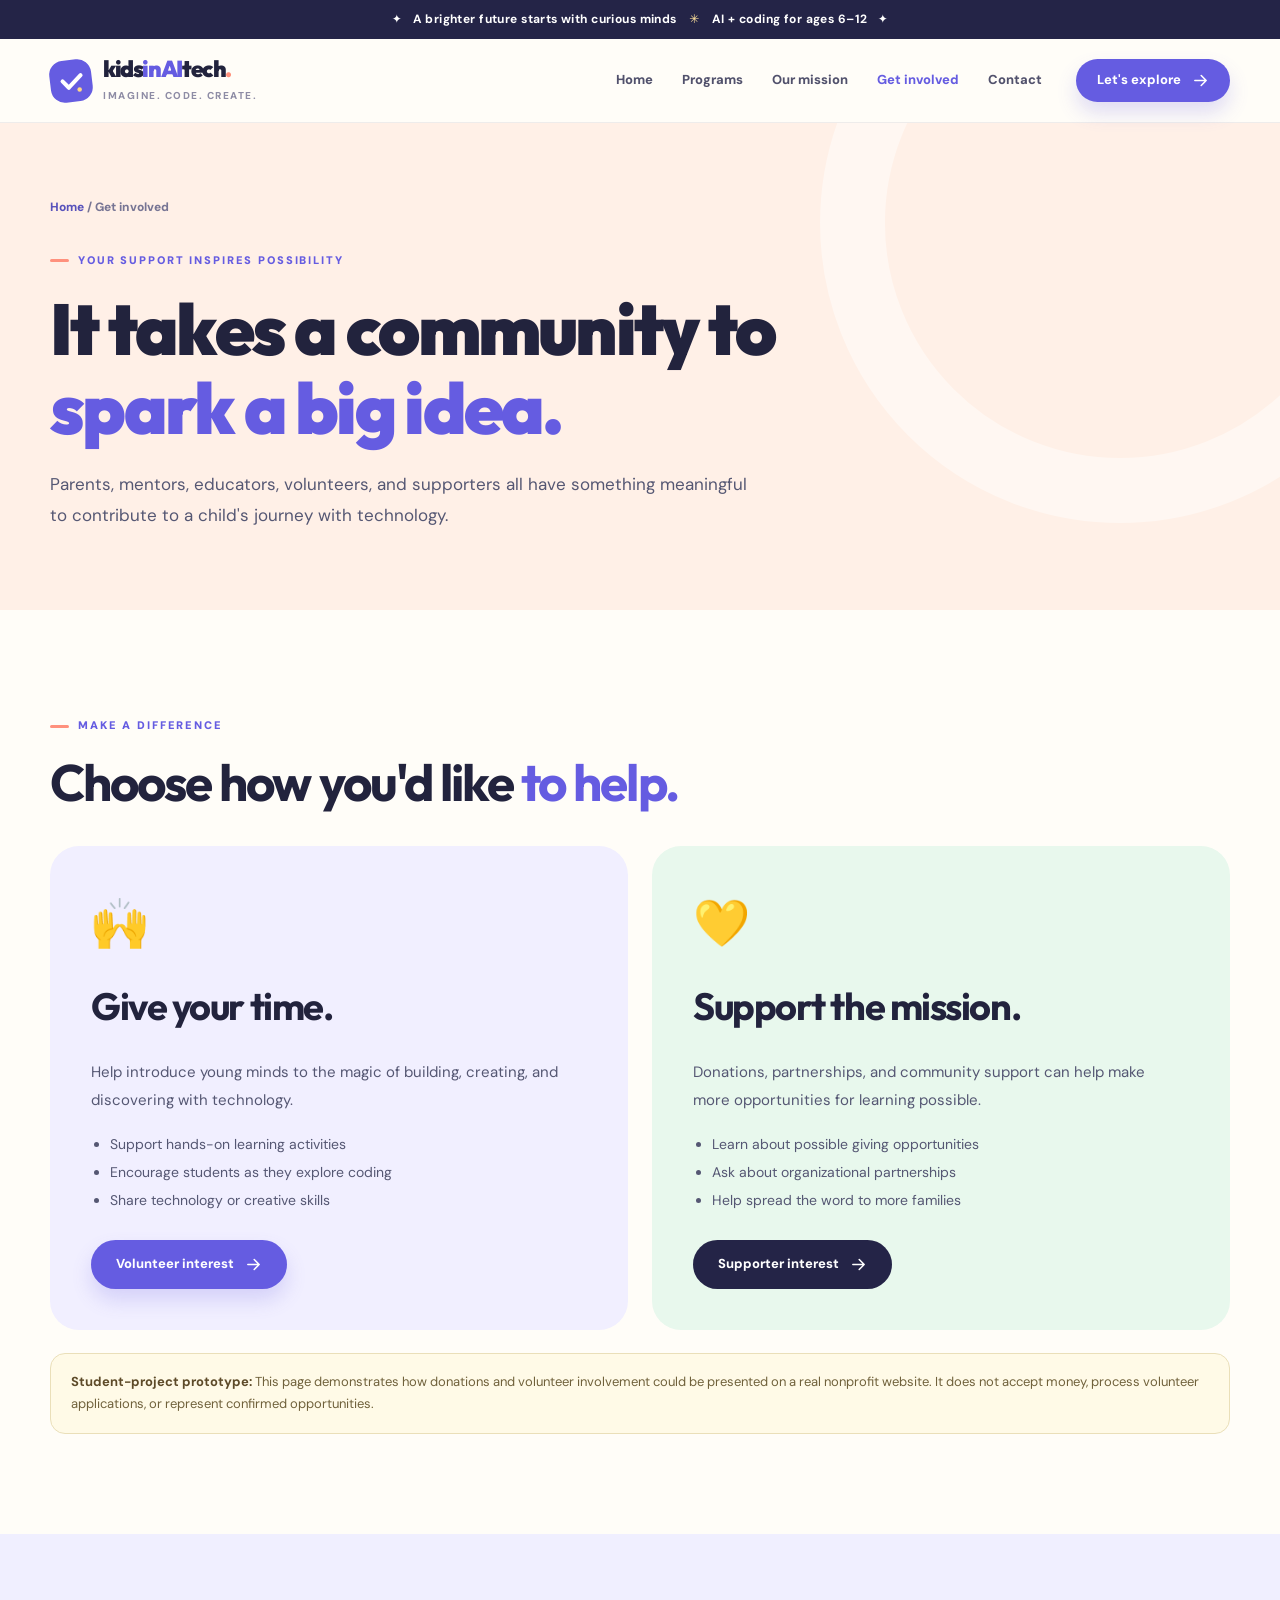
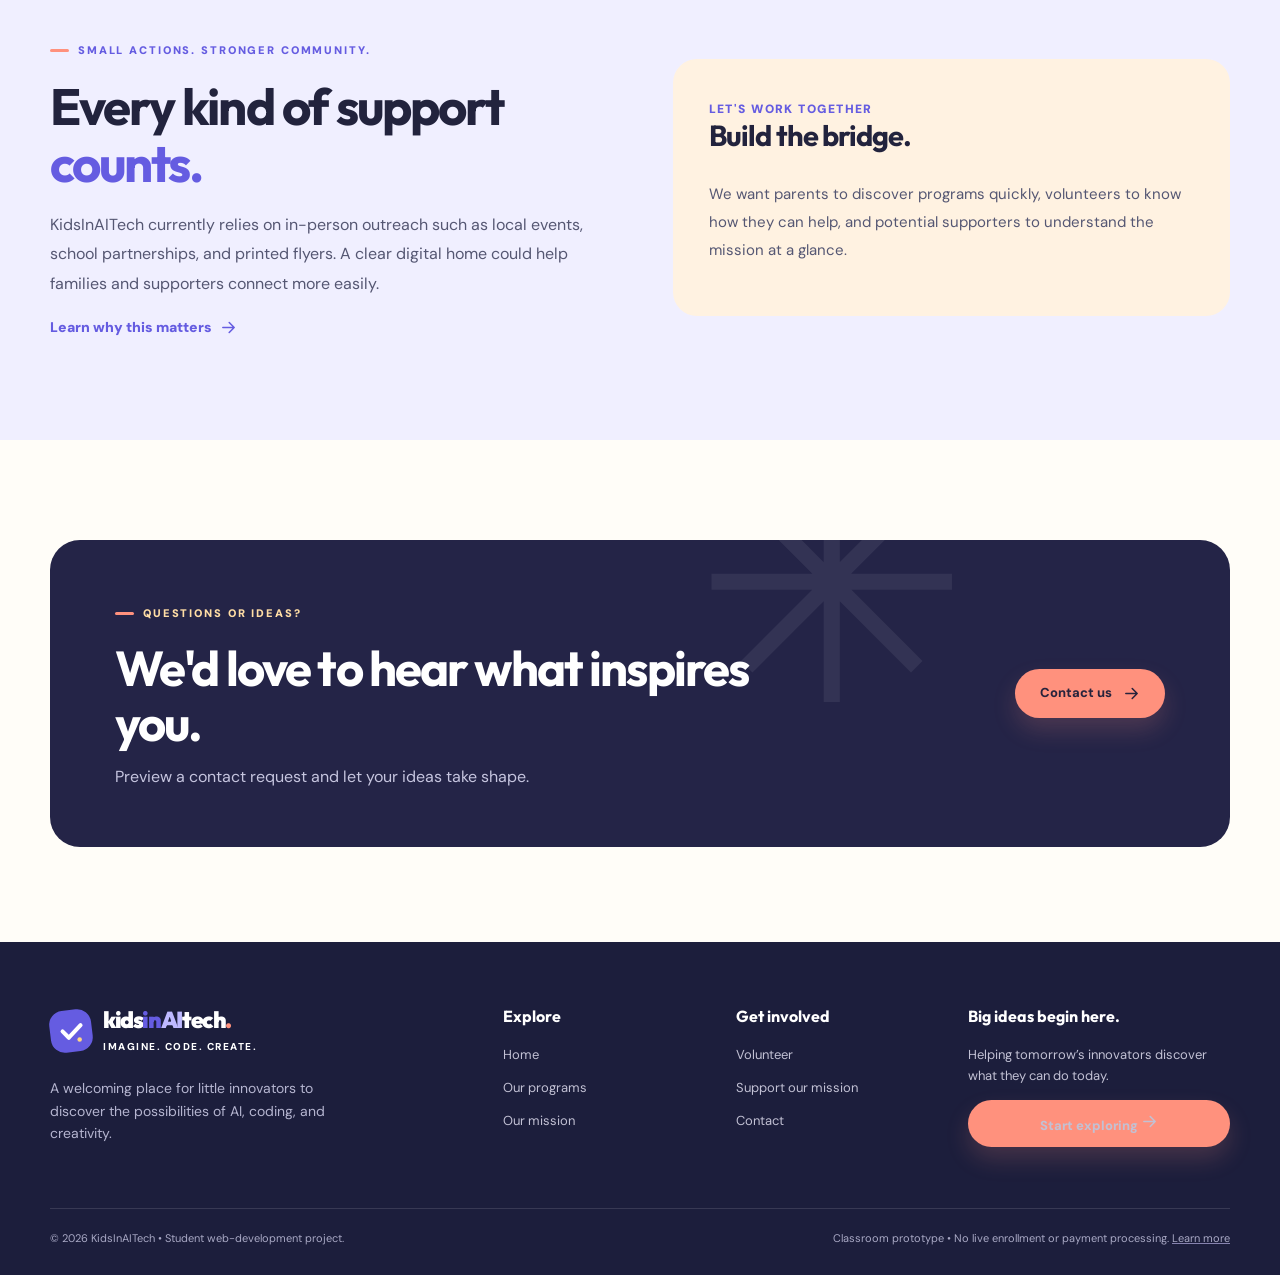
<file: get-involved.html>
<!doctype html><html lang="en"><head><meta charset="utf-8"><meta name="viewport" content="width=device-width, initial-scale=1"><meta name="theme-color" content="#fffdf8"><meta name="description" content="Discover ways to support the KidsInAITech concept through volunteering, community involvement, and giving."><title>Get involved | KidsInAITech</title><link rel="icon" type="image/svg+xml" href="assets/favicon.svg"><link rel="stylesheet" href="styles.css"></head><body><a class="skip-link" href="#main-content">Skip to main content</a>
<div class="announcement">✦ &nbsp; A brighter future starts with curious minds <span>✳</span> AI + coding for ages 6–12 &nbsp; ✦</div>
<header class="site-header"><div class="container nav-wrap"><a class="brand" href="index.html" aria-label="KidsInAITech home"><span class="brand-icon" aria-hidden="true"><svg viewBox="0 0 30 30" fill="none"><path d="m5 15 7 7L25 8" stroke="currentColor" stroke-width="4.5" stroke-linecap="round" stroke-linejoin="round"/><circle cx="24" cy="24" r="2.5" fill="#FFD784"/></svg></span><span><span class="brand-word">kids<span class="heading-accent">in</span><b>AI</b>tech<span style="color:#ff917d">.</span></span><span class="brand-sub" style="display:block">IMAGINE. CODE. CREATE.</span></span></a>
<button class="menu-toggle" type="button" aria-label="Open menu" aria-expanded="false" aria-controls="main-navigation"><span></span><span></span><span></span></button>
<nav id="main-navigation" class="nav-links" aria-label="Main navigation"><a href="index.html" >Home</a><a href="programs.html" >Programs</a><a href="about.html" >Our mission</a><a href="get-involved.html" aria-current="page">Get involved</a><a href="contact.html" >Contact</a><a href="programs.html" class="mobile-cta">Explore programs →</a></nav><a class="btn btn-primary btn-sm nav-cta" href="programs.html">Let's explore <svg viewBox="0 0 24 24" aria-hidden="true" fill="none" stroke="currentColor" stroke-width="2.2" stroke-linecap="round" stroke-linejoin="round"><path d="M4 12h16m-7-7 7 7-7 7"/></svg></a></div></header><main id="main-content">
<section class="page-hero peach"><div class="container"><div class="breadcrumbs"><a href="index.html">Home</a> / Get involved</div><span class="eyebrow">Your support inspires possibility</span><h1>It takes a community to <span class="heading-accent">spark a big idea.</span></h1><p>Parents, mentors, educators, volunteers, and supporters all have something meaningful to contribute to a child's journey with technology.</p></div></section>
<section class="section-pad"><div class="container"><div class="section-header"><div><span class="eyebrow">Make a difference</span><h2>Choose how you'd like <span class="heading-accent">to help.</span></h2></div></div><div class="involve-grid"><article class="involve-card" id="volunteer"><div class="involve-emoji">🙌</div><h2>Give your time.</h2><p>Help introduce young minds to the magic of building, creating, and discovering with technology.</p><ul><li>Support hands-on learning activities</li><li>Encourage students as they explore coding</li><li>Share technology or creative skills</li></ul><a class="btn btn-primary" href="contact.html?topic=Volunteering" >Volunteer interest <svg viewBox="0 0 24 24" aria-hidden="true" fill="none" stroke="currentColor" stroke-width="2.2" stroke-linecap="round" stroke-linejoin="round"><path d="M4 12h16m-7-7 7 7-7 7"/></svg></a></article><article class="involve-card alt" id="support"><div class="involve-emoji">💛</div><h2>Support the mission.</h2><p>Donations, partnerships, and community support can help make more opportunities for learning possible.</p><ul><li>Learn about possible giving opportunities</li><li>Ask about organizational partnerships</li><li>Help spread the word to more families</li></ul><a class="btn btn-dark" href="contact.html?topic=Supporting%20the%20mission" >Supporter interest <svg viewBox="0 0 24 24" aria-hidden="true" fill="none" stroke="currentColor" stroke-width="2.2" stroke-linecap="round" stroke-linejoin="round"><path d="M4 12h16m-7-7 7 7-7 7"/></svg></a></article></div>
<div class="notice-bar" style="margin-top:23px"><strong>Student-project prototype:</strong> This page demonstrates how donations and volunteer involvement could be presented on a real nonprofit website. It does not accept money, process volunteer applications, or represent confirmed opportunities.</div></div></section>
<section class="section-pad mission-section"><div class="container intro-split"><div><span class="eyebrow">Small actions. Stronger community.</span><h2 class="subhead">Every kind of support <span class="heading-accent">counts.</span></h2><p>KidsInAITech currently relies on in-person outreach such as local events, school partnerships, and printed flyers. A clear digital home could help families and supporters connect more easily.</p><a class="text-link" href="about.html">Learn why this matters <svg viewBox="0 0 24 24" aria-hidden="true" fill="none" stroke="currentColor" stroke-width="2.2" stroke-linecap="round" stroke-linejoin="round"><path d="M4 12h16m-7-7 7 7-7 7"/></svg></a></div><div class="topic-box cream"><span class="topic-label">Let's work together</span><h3>Build the bridge.</h3><p>We want parents to discover programs quickly, volunteers to know how they can help, and potential supporters to understand the mission at a glance.</p></div></div></section>
<section class="section-pad" style="padding-bottom:0"><div class="container"><div class="cta-band"><div><span class="eyebrow light">Questions or ideas?</span><h2>We'd love to hear what inspires you.</h2><p>Preview a contact request and let your ideas take shape.</p></div><a class="btn btn-coral" href="contact.html" >Contact us <svg viewBox="0 0 24 24" aria-hidden="true" fill="none" stroke="currentColor" stroke-width="2.2" stroke-linecap="round" stroke-linejoin="round"><path d="M4 12h16m-7-7 7 7-7 7"/></svg></a></div></div></section></main><footer class="site-footer"><div class="container"><div class="footer-grid"><div><a class="brand" href="index.html" aria-label="KidsInAITech home"><span class="brand-icon" aria-hidden="true"><svg viewBox="0 0 30 30" fill="none"><path d="m5 15 7 7L25 8" stroke="currentColor" stroke-width="4.5" stroke-linecap="round" stroke-linejoin="round"/><circle cx="24" cy="24" r="2.5" fill="#FFD784"/></svg></span><span><span class="brand-word">kids<span class="heading-accent">in</span><b>AI</b>tech<span style="color:#ff917d">.</span></span><span class="brand-sub" style="display:block">IMAGINE. CODE. CREATE.</span></span></a><p class="footer-desc">A welcoming place for little innovators to discover the possibilities of AI, coding, and creativity.</p></div>
<div class="footer-col"><h4>Explore</h4><a href="index.html">Home</a><a href="programs.html">Our programs</a><a href="about.html">Our mission</a></div>
<div class="footer-col"><h4>Get involved</h4><a href="get-involved.html#volunteer">Volunteer</a><a href="get-involved.html#support">Support our mission</a><a href="contact.html">Contact</a></div>
<div class="footer-col"><h4>Big ideas begin here.</h4><p>Helping tomorrow’s innovators discover what they can do today.</p><a class="btn btn-coral btn-sm" href="programs.html">Start exploring <svg viewBox="0 0 24 24" aria-hidden="true" fill="none" stroke="currentColor" stroke-width="2.2" stroke-linecap="round" stroke-linejoin="round"><path d="M4 12h16m-7-7 7 7-7 7"/></svg></a></div></div>
<div class="footer-bottom"><p>© <span id="year">2026</span> KidsInAITech • Student web-development project.</p><p>Classroom prototype • No live enrollment or payment processing. <a href="contact.html#prototype-info">Learn more</a></p></div></div></footer><dialog id="interest-dialog" aria-labelledby="dialog-title"><div class="dialog-inner"><div class="dialog-head"><div><span class="eyebrow">Start your journey</span><h2 id="dialog-title">Explore a program</h2></div><button type="button" class="icon-btn" data-close-dialog aria-label="Close window">×</button></div>
<p>This is a classroom demo of a program-interest form. It creates a message you can copy, but <strong>does not send, enroll, or save your details online.</strong></p>
<form class="demo-form" data-form-type="Program interest"><div class="form-grid">
<div class="field"><label for="modal-name">Your name</label><input required maxlength="80" id="modal-name" name="name" autocomplete="name" placeholder="First and last name"></div>
<div class="field"><label for="modal-email">Email address</label><input required id="modal-email" type="email" name="email" autocomplete="email" placeholder="you@example.com"></div>
<div class="field"><label for="modal-program">I'm interested in</label><select id="modal-program" name="program"><option>AI Explorer Workshops</option><option>Creative Coding Labs</option><option>Summer Tech Camps</option><option>After-School Clubs</option><option>Not sure yet</option></select></div>
<div class="field"><label for="modal-comment">Anything else? (optional)</label><textarea id="modal-comment" name="message" maxlength="500" placeholder="Tell us what you want to learn about"></textarea></div>
</div><div class="form-foot"><button class="btn btn-primary" type="submit">Create message →</button><p>No information is transmitted. Real registration would require a secure backend.</p></div><div class="form-feedback" role="status" aria-live="polite" hidden></div></form></div></dialog><script src="script.js" defer></script></body></html>
</file>
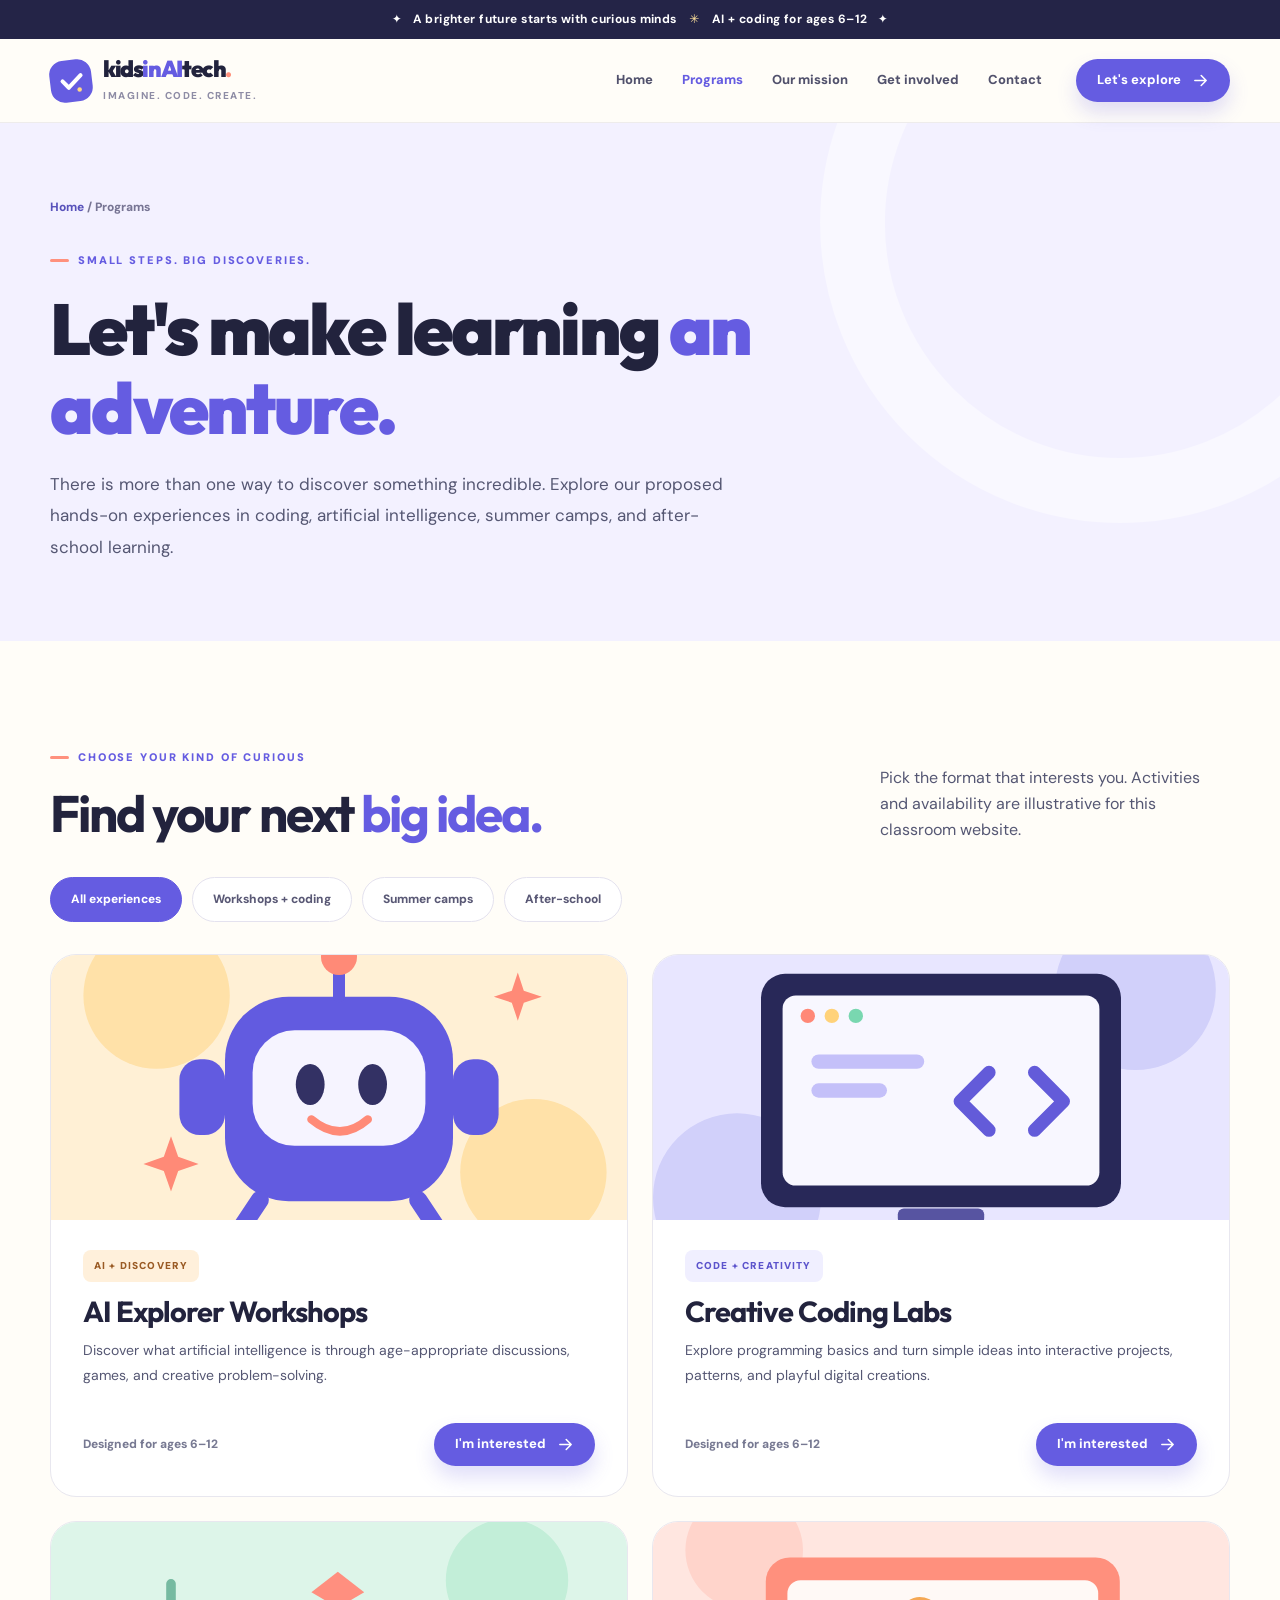
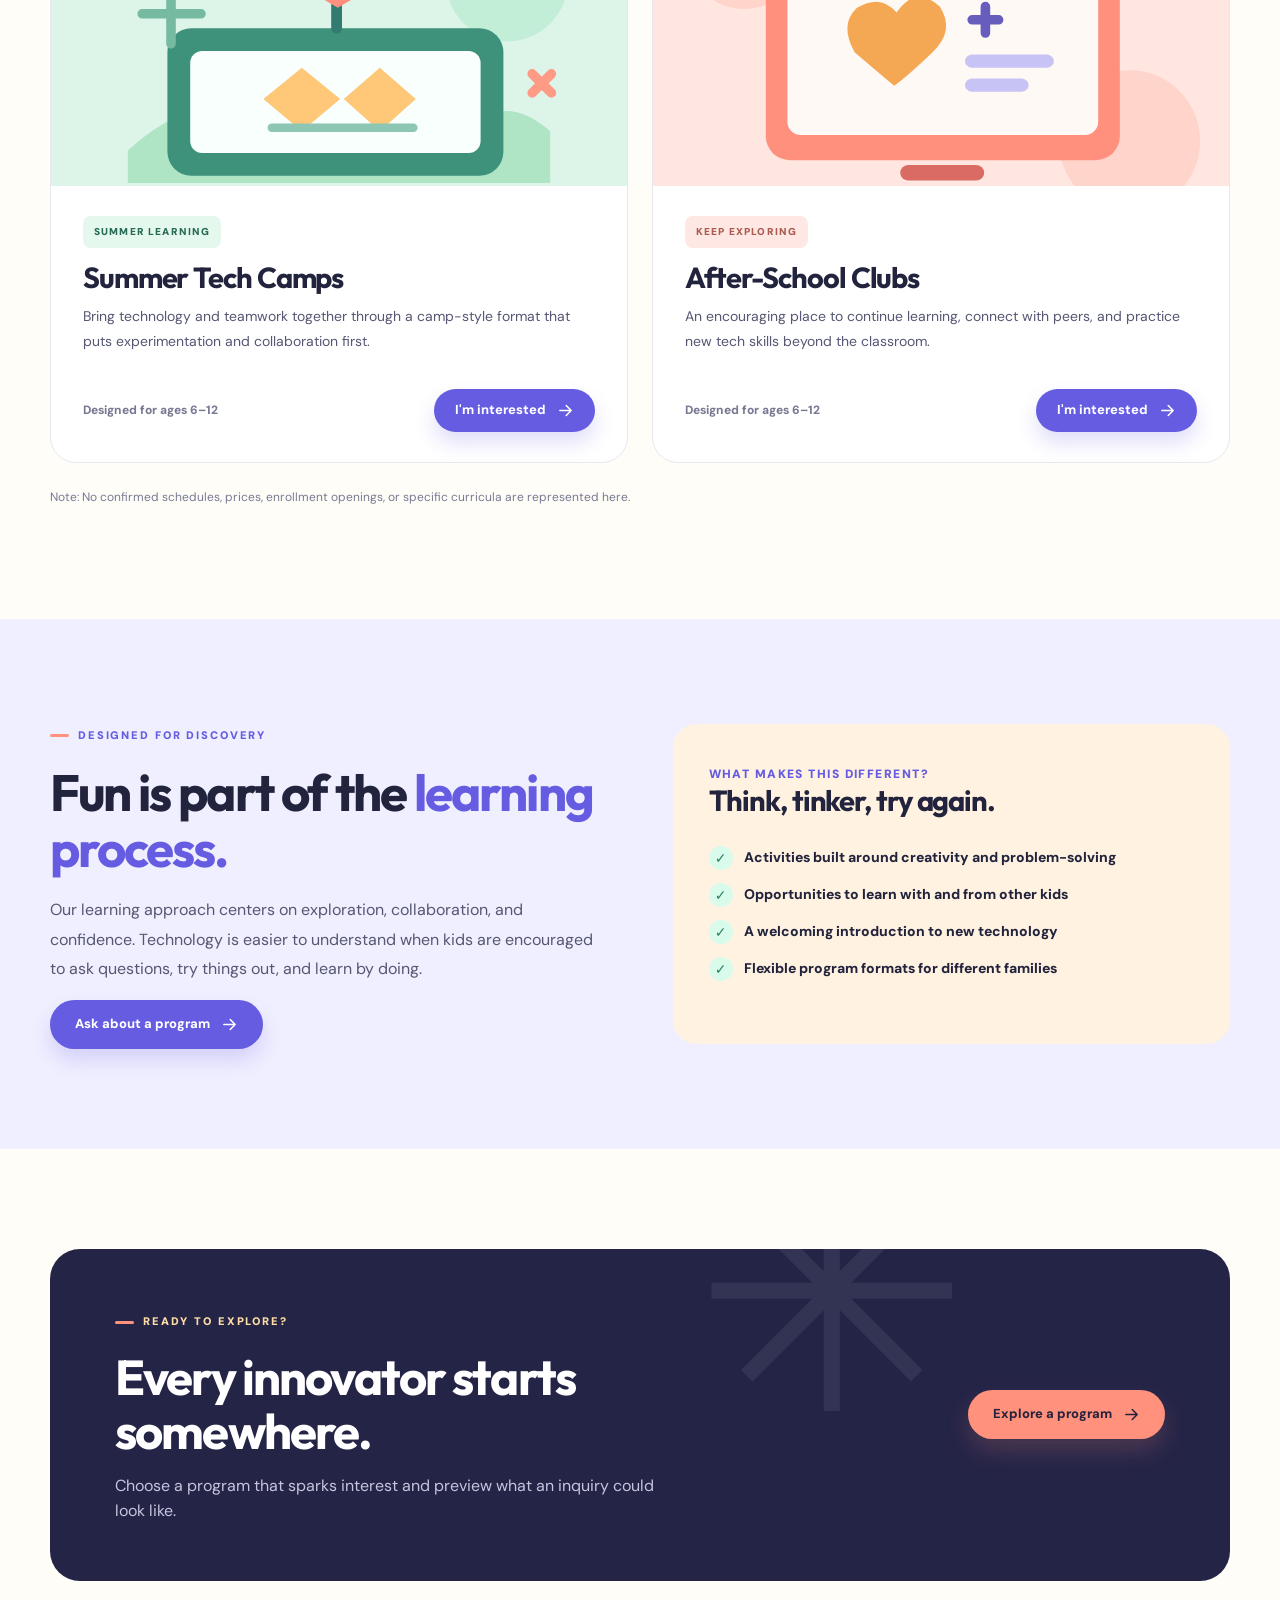
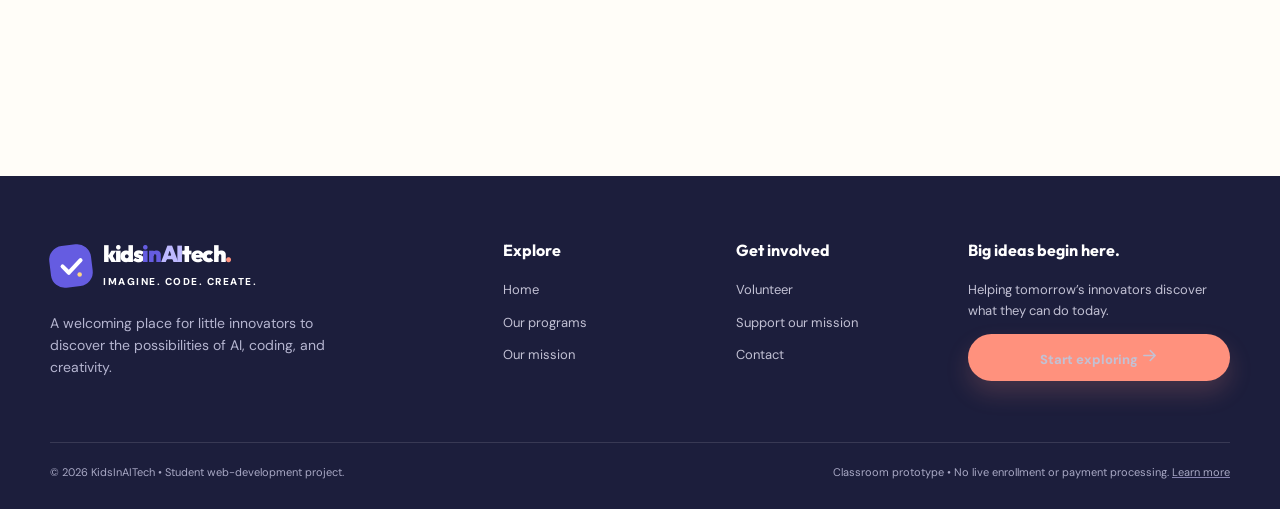
<file: programs.html>
<!doctype html><html lang="en"><head><meta charset="utf-8"><meta name="viewport" content="width=device-width, initial-scale=1"><meta name="theme-color" content="#fffdf8"><meta name="description" content="Explore KidsInAITech workshop, coding, camp, and after-school concepts for ages 6–12."><title>Programs | KidsInAITech</title><link rel="icon" type="image/svg+xml" href="assets/favicon.svg"><link rel="stylesheet" href="styles.css"></head><body><a class="skip-link" href="#main-content">Skip to main content</a>
<div class="announcement">✦ &nbsp; A brighter future starts with curious minds <span>✳</span> AI + coding for ages 6–12 &nbsp; ✦</div>
<header class="site-header"><div class="container nav-wrap"><a class="brand" href="index.html" aria-label="KidsInAITech home"><span class="brand-icon" aria-hidden="true"><svg viewBox="0 0 30 30" fill="none"><path d="m5 15 7 7L25 8" stroke="currentColor" stroke-width="4.5" stroke-linecap="round" stroke-linejoin="round"/><circle cx="24" cy="24" r="2.5" fill="#FFD784"/></svg></span><span><span class="brand-word">kids<span class="heading-accent">in</span><b>AI</b>tech<span style="color:#ff917d">.</span></span><span class="brand-sub" style="display:block">IMAGINE. CODE. CREATE.</span></span></a>
<button class="menu-toggle" type="button" aria-label="Open menu" aria-expanded="false" aria-controls="main-navigation"><span></span><span></span><span></span></button>
<nav id="main-navigation" class="nav-links" aria-label="Main navigation"><a href="index.html" >Home</a><a href="programs.html" aria-current="page">Programs</a><a href="about.html" >Our mission</a><a href="get-involved.html" >Get involved</a><a href="contact.html" >Contact</a><a href="programs.html" class="mobile-cta">Explore programs →</a></nav><a class="btn btn-primary btn-sm nav-cta" href="programs.html">Let's explore <svg viewBox="0 0 24 24" aria-hidden="true" fill="none" stroke="currentColor" stroke-width="2.2" stroke-linecap="round" stroke-linejoin="round"><path d="M4 12h16m-7-7 7 7-7 7"/></svg></a></div></header><main id="main-content">
<section class="page-hero"><div class="container"><div class="breadcrumbs"><a href="index.html">Home</a> / Programs</div><span class="eyebrow">Small steps. Big discoveries.</span><h1>Let's make learning <span class="heading-accent">an adventure.</span></h1><p>There is more than one way to discover something incredible. Explore our proposed hands-on experiences in coding, artificial intelligence, summer camps, and after-school learning.</p></div></section>
<section class="section-pad"><div class="container"><div class="section-header"><div><span class="eyebrow">Choose your kind of curious</span><h2>Find your next <span class="heading-accent">big idea.</span></h2></div><p>Pick the format that interests you. Activities and availability are illustrative for this classroom website.</p></div><div class="filters" role="group" aria-label="Filter programs"><button type="button" class="filter-btn" data-filter="all" aria-pressed="true">All experiences</button><button type="button" class="filter-btn" data-filter="workshops" aria-pressed="false">Workshops + coding</button><button type="button" class="filter-btn" data-filter="camps" aria-pressed="false">Summer camps</button><button type="button" class="filter-btn" data-filter="after-school" aria-pressed="false">After-school</button></div>
<div class="program-catalog"><article class="catalog-card" id="ai" data-category="workshops"><img loading="lazy" src="assets/ai.svg" alt=""><div class="catalog-content"><span class="micro-label orange">AI + discovery</span><h3>AI Explorer Workshops</h3><p>Discover what artificial intelligence is through age-appropriate discussions, games, and creative problem-solving.</p><div class="card-foot"><span class="small-note">Designed for ages 6–12</span><button class="btn btn-primary btn-sm" type="button" data-open-interest="AI Explorer Workshops">I'm interested <svg viewBox="0 0 24 24" aria-hidden="true" fill="none" stroke="currentColor" stroke-width="2.2" stroke-linecap="round" stroke-linejoin="round"><path d="M4 12h16m-7-7 7 7-7 7"/></svg></button></div></div></article><article class="catalog-card" id="coding" data-category="workshops"><img loading="lazy" src="assets/coding.svg" alt=""><div class="catalog-content"><span class="micro-label ">Code + creativity</span><h3>Creative Coding Labs</h3><p>Explore programming basics and turn simple ideas into interactive projects, patterns, and playful digital creations.</p><div class="card-foot"><span class="small-note">Designed for ages 6–12</span><button class="btn btn-primary btn-sm" type="button" data-open-interest="Creative Coding Labs">I'm interested <svg viewBox="0 0 24 24" aria-hidden="true" fill="none" stroke="currentColor" stroke-width="2.2" stroke-linecap="round" stroke-linejoin="round"><path d="M4 12h16m-7-7 7 7-7 7"/></svg></button></div></div></article><article class="catalog-card" id="camps" data-category="camps"><img loading="lazy" src="assets/camps.svg" alt=""><div class="catalog-content"><span class="micro-label green">Summer learning</span><h3>Summer Tech Camps</h3><p>Bring technology and teamwork together through a camp-style format that puts experimentation and collaboration first.</p><div class="card-foot"><span class="small-note">Designed for ages 6–12</span><button class="btn btn-primary btn-sm" type="button" data-open-interest="Summer Tech Camps">I'm interested <svg viewBox="0 0 24 24" aria-hidden="true" fill="none" stroke="currentColor" stroke-width="2.2" stroke-linecap="round" stroke-linejoin="round"><path d="M4 12h16m-7-7 7 7-7 7"/></svg></button></div></div></article><article class="catalog-card" id="after-school" data-category="after-school"><img loading="lazy" src="assets/after-school.svg" alt=""><div class="catalog-content"><span class="micro-label pink">Keep exploring</span><h3>After-School Clubs</h3><p>An encouraging place to continue learning, connect with peers, and practice new tech skills beyond the classroom.</p><div class="card-foot"><span class="small-note">Designed for ages 6–12</span><button class="btn btn-primary btn-sm" type="button" data-open-interest="After-School Clubs">I'm interested <svg viewBox="0 0 24 24" aria-hidden="true" fill="none" stroke="currentColor" stroke-width="2.2" stroke-linecap="round" stroke-linejoin="round"><path d="M4 12h16m-7-7 7 7-7 7"/></svg></button></div></div></article></div><p class="small-note" style="margin-top:25px">Note: No confirmed schedules, prices, enrollment openings, or specific curricula are represented here.</p></div></section>
<section class="section-pad mission-section"><div class="container intro-split"><div><span class="eyebrow">Designed for discovery</span><h2 class="subhead">Fun is part of the <span class="heading-accent">learning process.</span></h2><p>Our learning approach centers on exploration, collaboration, and confidence. Technology is easier to understand when kids are encouraged to ask questions, try things out, and learn by doing.</p><a class="btn btn-primary" href="contact.html" >Ask about a program <svg viewBox="0 0 24 24" aria-hidden="true" fill="none" stroke="currentColor" stroke-width="2.2" stroke-linecap="round" stroke-linejoin="round"><path d="M4 12h16m-7-7 7 7-7 7"/></svg></a></div><div class="topic-box cream"><span class="topic-label">What makes this different?</span><h3>Think, tinker, try again.</h3><ul class="check-list"><li>Activities built around creativity and problem-solving</li><li>Opportunities to learn with and from other kids</li><li>A welcoming introduction to new technology</li><li>Flexible program formats for different families</li></ul></div></div></section>
<section class="section-pad"><div class="container"><div class="cta-band"><div><span class="eyebrow light">Ready to explore?</span><h2>Every innovator starts somewhere.</h2><p>Choose a program that sparks interest and preview what an inquiry could look like.</p></div><button class="btn btn-coral" type="button" data-open-interest="Not sure yet">Explore a program <svg viewBox="0 0 24 24" aria-hidden="true" fill="none" stroke="currentColor" stroke-width="2.2" stroke-linecap="round" stroke-linejoin="round"><path d="M4 12h16m-7-7 7 7-7 7"/></svg></button></div></div></section></main><footer class="site-footer"><div class="container"><div class="footer-grid"><div><a class="brand" href="index.html" aria-label="KidsInAITech home"><span class="brand-icon" aria-hidden="true"><svg viewBox="0 0 30 30" fill="none"><path d="m5 15 7 7L25 8" stroke="currentColor" stroke-width="4.5" stroke-linecap="round" stroke-linejoin="round"/><circle cx="24" cy="24" r="2.5" fill="#FFD784"/></svg></span><span><span class="brand-word">kids<span class="heading-accent">in</span><b>AI</b>tech<span style="color:#ff917d">.</span></span><span class="brand-sub" style="display:block">IMAGINE. CODE. CREATE.</span></span></a><p class="footer-desc">A welcoming place for little innovators to discover the possibilities of AI, coding, and creativity.</p></div>
<div class="footer-col"><h4>Explore</h4><a href="index.html">Home</a><a href="programs.html">Our programs</a><a href="about.html">Our mission</a></div>
<div class="footer-col"><h4>Get involved</h4><a href="get-involved.html#volunteer">Volunteer</a><a href="get-involved.html#support">Support our mission</a><a href="contact.html">Contact</a></div>
<div class="footer-col"><h4>Big ideas begin here.</h4><p>Helping tomorrow’s innovators discover what they can do today.</p><a class="btn btn-coral btn-sm" href="programs.html">Start exploring <svg viewBox="0 0 24 24" aria-hidden="true" fill="none" stroke="currentColor" stroke-width="2.2" stroke-linecap="round" stroke-linejoin="round"><path d="M4 12h16m-7-7 7 7-7 7"/></svg></a></div></div>
<div class="footer-bottom"><p>© <span id="year">2026</span> KidsInAITech • Student web-development project.</p><p>Classroom prototype • No live enrollment or payment processing. <a href="contact.html#prototype-info">Learn more</a></p></div></div></footer><dialog id="interest-dialog" aria-labelledby="dialog-title"><div class="dialog-inner"><div class="dialog-head"><div><span class="eyebrow">Start your journey</span><h2 id="dialog-title">Explore a program</h2></div><button type="button" class="icon-btn" data-close-dialog aria-label="Close window">×</button></div>
<p>This is a classroom demo of a program-interest form. It creates a message you can copy, but <strong>does not send, enroll, or save your details online.</strong></p>
<form class="demo-form" data-form-type="Program interest"><div class="form-grid">
<div class="field"><label for="modal-name">Your name</label><input required maxlength="80" id="modal-name" name="name" autocomplete="name" placeholder="First and last name"></div>
<div class="field"><label for="modal-email">Email address</label><input required id="modal-email" type="email" name="email" autocomplete="email" placeholder="you@example.com"></div>
<div class="field"><label for="modal-program">I'm interested in</label><select id="modal-program" name="program"><option>AI Explorer Workshops</option><option>Creative Coding Labs</option><option>Summer Tech Camps</option><option>After-School Clubs</option><option>Not sure yet</option></select></div>
<div class="field"><label for="modal-comment">Anything else? (optional)</label><textarea id="modal-comment" name="message" maxlength="500" placeholder="Tell us what you want to learn about"></textarea></div>
</div><div class="form-foot"><button class="btn btn-primary" type="submit">Create message →</button><p>No information is transmitted. Real registration would require a secure backend.</p></div><div class="form-feedback" role="status" aria-live="polite" hidden></div></form></div></dialog><script src="script.js" defer></script></body></html>
</file>
<file: styles.css>
@import url('https://fonts.googleapis.com/css2?family=DM+Sans:wght@400;500;600;700;800&family=Outfit:wght@400;500;600;700;800;900&display=swap');
:root{--ink:#22233d;--ink-soft:#555773;--ink-faint:#777992;--navy:#242447;--deep:#1c1e3c;--cream:#fffdf8;--lav:#f2f0ff;--violet:#655ce1;--violet-dark:#5046ca;--peach:#ff917d;--yellow:#fbd681;--mint:#c4f2d9;--line:#e8e7ef;--white:#fff;--r:22px;--shadow:0 20px 55px rgba(33,37,79,.10);--width:1180px}
*{box-sizing:border-box}html{scroll-behavior:smooth}body{margin:0;color:var(--ink);background:var(--cream);font-family:'DM Sans',system-ui,-apple-system,BlinkMacSystemFont,'Segoe UI',sans-serif;line-height:1.6;-webkit-font-smoothing:antialiased}a{color:inherit;text-decoration:none}button,input,select,textarea{font:inherit}button{cursor:pointer}button:disabled{cursor:not-allowed}img,svg{max-width:100%}img{display:block}::selection{background:#d7d0ff;color:#242447}h1,h2,h3,h4,p{margin-top:0}h1,h2,h3,h4{font-family:'Outfit','DM Sans',sans-serif;line-height:1.11;letter-spacing:-.038em}p{color:var(--ink-soft)}:focus-visible{outline:3px solid #9e83ff;outline-offset:4px}section[id]{scroll-margin-top:105px}.container{width:min(calc(100% - 48px),var(--width));margin-inline:auto}.visually-hidden{position:absolute!important;width:1px;height:1px;padding:0;margin:-1px;overflow:hidden;clip:rect(0,0,0,0);white-space:nowrap;border:0}.skip-link{position:absolute;top:-70px;left:16px;background:#fff;padding:12px 20px;z-index:100;border-radius:8px}.skip-link:focus{top:12px}
.announcement{background:var(--navy);color:#fff;text-align:center;font-size:12px;letter-spacing:.035em;padding:10px 15px;font-weight:700}.announcement span{color:#ffe19c;margin:0 9px}.site-header{position:sticky;top:0;z-index:50;background:rgba(255,253,248,.95);backdrop-filter:blur(18px);-webkit-backdrop-filter:blur(18px);border-bottom:1px solid rgba(43,38,77,.08)}.nav-wrap{min-height:83px;display:flex;align-items:center;gap:30px}.brand{display:flex;align-items:center;gap:11px;flex-shrink:0}.brand-icon{width:42px;height:42px;display:grid;place-items:center;flex-shrink:0;background:var(--violet);color:#fff;border-radius:14px;position:relative;transform:rotate(-7deg)}.brand-icon svg{width:27px;height:27px;transform:rotate(7deg)}.brand-word{font-family:'Outfit',sans-serif;font-size:23px;font-weight:900;letter-spacing:-.06em;line-height:1}.brand-word b{color:var(--violet);font-weight:900}.brand-sub{font-size:10px;font-weight:800;letter-spacing:.15em;margin-top:4px;color:#8e8ca5}.nav-links{display:flex;align-items:center;gap:29px;margin-left:auto}.nav-links>a{font-size:13px;font-weight:800;white-space:nowrap;color:#51516c;transition:color .2s}.nav-links>a:hover,.nav-links>a[aria-current='page']{color:var(--violet)}.nav-cta{margin-left:4px}.btn{display:inline-flex;align-items:center;justify-content:center;gap:11px;border-radius:999px;border:2px solid transparent;padding:14px 23px;line-height:1.15;font-weight:800;font-size:13px;transition:transform .2s,box-shadow .2s,background .2s,color .2s;white-space:nowrap;text-align:center}.btn:hover{transform:translateY(-2px)}.btn:active{transform:translateY(0)}.btn-primary{background:var(--violet);color:white;box-shadow:0 11px 20px rgba(101,92,225,.2)}.btn-primary:hover{background:var(--violet-dark);box-shadow:0 14px 27px rgba(101,92,225,.25)}.btn-coral{background:var(--peach);color:#27233c;box-shadow:0 12px 23px rgba(255,145,125,.18)}.btn-coral:hover{background:#ffa28e}.btn-outline{background:#fff;color:var(--ink);border-color:#dfddec}.btn-outline:hover{border-color:#aaa5e6}.btn-white{background:white;color:var(--ink)}.btn-dark{background:var(--navy);color:#fff}.btn-sm{padding:11px 19px}.btn svg,.text-link svg{width:17px;height:17px;flex:none}.menu-toggle{display:none;align-items:center;justify-content:center;gap:5px;width:43px;height:43px;background:transparent;border:1px solid #dddceb;border-radius:13px;margin-left:auto}.menu-toggle span{display:block;height:2px;width:19px;background:#292945;border-radius:5px}.eyebrow{display:inline-flex;align-items:center;gap:9px;font-size:11px;font-weight:900;letter-spacing:.17em;text-transform:uppercase;color:var(--violet);margin-bottom:19px}.eyebrow:before{content:'';width:19px;height:3px;background:var(--peach);border-radius:3px}.eyebrow.light{color:#ffdda5}.section-pad{padding:100px 0}.section-header{display:flex;justify-content:space-between;align-items:end;gap:35px;margin-bottom:35px}.section-header h2,.section-title{font-size:clamp(34px,4vw,54px);margin:0;max-width:680px}.section-header p{max-width:350px;margin:0}.heading-accent{color:var(--violet)}.text-link{display:inline-flex;align-items:center;gap:8px;font-weight:900;color:var(--violet);font-size:14px}.text-link:hover{gap:13px}.small-note{font-size:12px;color:var(--ink-faint)}
/* Home hero */
.hero{padding:78px 0 69px;overflow:hidden;position:relative}.hero-grid{display:grid;grid-template-columns:1.02fr .98fr;align-items:center;gap:38px}.hero-copy{padding-bottom:16px}.hero h1{font-size:clamp(53px,5.9vw,91px);font-weight:900;letter-spacing:-.068em;line-height:1.025;margin:0 0 23px;max-width:700px}.hero h1 em{font-style:normal;color:var(--violet);position:relative;white-space:nowrap}.hero h1 em:after{content:'';position:absolute;left:4%;bottom:-9px;width:91%;height:10px;background:var(--yellow);border-radius:60% 50% 60% 40%;transform:rotate(-2deg);z-index:-1}.hero .lead{font-size:17px;line-height:1.8;max-width:490px;margin-bottom:29px}.hero-actions{display:flex;flex-wrap:wrap;gap:12px}.hero-tags{display:flex;flex-wrap:wrap;gap:12px;margin-top:35px}.tag{display:inline-flex;align-items:center;gap:8px;font-weight:800;font-size:12px;color:#4b4b6a}.tag-mark{display:grid;place-items:center;width:29px;height:29px;background:#e6e5ff;color:#5a4edf;border-radius:50%;font-size:14px}.tag:nth-child(2) .tag-mark{background:#ffefe0;color:#c36939}.tag:nth-child(3) .tag-mark{background:#e0f8eb;color:#278b61}.hero-visual{position:relative}.hero-illustration{width:100%;filter:drop-shadow(0 16px 25px rgba(78,81,145,.04))}.float-sticker{position:absolute;background:white;display:flex;align-items:center;gap:8px;padding:10px 13px;border-radius:14px;box-shadow:0 13px 40px rgba(48,48,99,.15);font-size:12px;font-weight:900;transform:rotate(-9deg)}.sticker-top{right:-6px;top:15%;transform:rotate(9deg)}.sticker-bottom{left:0;bottom:8%}.spark{width:24px;height:24px;border-radius:8px;background:#fff0ca;display:grid;place-items:center;color:#9a6014}.sticker-bottom .spark{background:#d6f6e8;color:#25855c}.ribbon{background:var(--yellow);border-block:2px solid var(--navy);overflow:hidden}.ribbon-inner{min-height:54px;display:flex;align-items:center;justify-content:space-between;gap:14px;white-space:nowrap;font:900 13px 'Outfit',sans-serif;letter-spacing:.1em}.ribbon-inner i{font-style:normal;color:#9b7a36;font-size:23px}
/* feature sections */
.stats-grid{display:grid;grid-template-columns:repeat(3,1fr);gap:18px;padding:55px 0}.stat{display:flex;align-items:center;gap:17px;padding:17px 23px;border-radius:20px;background:#f6f4ff}.stat:nth-child(2){background:#fff3e4}.stat:nth-child(3){background:#e7f8ee}.stat-symbol{font-size:28px}.stat strong{display:block;font:900 26px 'Outfit',sans-serif;line-height:1.1}.stat p{margin:4px 0 0;font-size:12px;font-weight:700}.program-grid{display:grid;grid-template-columns:repeat(3,1fr);gap:23px}.program-card{background:white;border:1px solid #efedf4;border-radius:25px;overflow:hidden;box-shadow:0 9px 27px rgba(38,41,92,.045);transition:transform .22s,box-shadow .22s}.program-card:hover{transform:translateY(-6px);box-shadow:var(--shadow)}.program-card img{width:100%;aspect-ratio:1.64;object-fit:cover}.program-card-body{padding:26px}.program-card h3{font-size:25px;letter-spacing:-.035em;margin:15px 0 9px}.program-card p{font-size:14px;margin-bottom:17px;min-height:66px}.micro-label{display:inline-block;font-size:10px;font-weight:900;letter-spacing:.115em;text-transform:uppercase;padding:8px 11px;background:#f0efff;color:#5c54cc;border-radius:8px}.micro-label.orange{color:#9a5b25;background:#fff0db}.micro-label.green{color:#276b55;background:#e4f8ed}.micro-label.pink{color:#ab5b50;background:#ffe8e3}.mission-section{background:#f0efff;position:relative;overflow:hidden}.mission-grid{display:grid;grid-template-columns:.95fr 1.05fr;align-items:center;gap:85px}.mission-art{position:relative;min-height:440px;background:#d8d5fc;border-radius:36px;display:grid;place-items:center;overflow:hidden}.mission-art:before{content:'';position:absolute;width:390px;height:390px;left:-160px;top:-90px;border:36px solid rgba(255,255,255,.32);border-radius:50%}.mission-art:after{content:'';position:absolute;width:310px;height:310px;right:-165px;bottom:-115px;border:30px solid rgba(255,255,255,.32);border-radius:50%}.mission-robot{position:relative;width:280px;z-index:2;filter:drop-shadow(0 25px 19px rgba(65,58,138,.11))}.art-note{position:absolute;z-index:3;padding:15px 18px;background:white;border-radius:16px;font-weight:900;box-shadow:var(--shadow);font:800 13px 'Outfit',sans-serif}.art-note.one{top:35px;right:20px;transform:rotate(9deg)}.art-note.two{bottom:33px;left:15px;transform:rotate(-8deg)}.mission-copy h2{font-size:clamp(35px,4.7vw,57px);margin:0 0 22px}.mission-copy p{max-width:530px;font-size:16px;line-height:1.85}.check-list{padding:0;list-style:none;margin:25px 0 27px;display:grid;gap:13px}.check-list li{display:flex;gap:11px;align-items:flex-start;font-size:14px;font-weight:800}.check-list li:before{content:'✓';width:24px;height:24px;flex:none;background:#d9fbec;color:#298060;border-radius:50%;display:grid;place-items:center;font-weight:900}.steps-grid{display:grid;grid-template-columns:repeat(3,1fr);gap:25px;margin-top:45px}.step{padding:34px;border-radius:24px;background:white;border:1px solid var(--line)}.step-num{width:55px;height:55px;display:grid;place-items:center;background:#e9e6ff;color:#645add;border-radius:17px;font:900 20px 'Outfit',sans-serif;margin-bottom:25px}.step:nth-child(2) .step-num{background:#fff0dd;color:#ce8140}.step:nth-child(3) .step-num{background:#dff7e9;color:#39916b}.step h3{font-size:24px;margin-bottom:8px}.step p{font-size:14px;margin-bottom:0}.audience-panel{border:1px solid #ebe8ee;border-radius:28px;overflow:hidden;background:white;display:grid;grid-template-columns:.72fr 1.28fr;min-height:360px}.audience-side{padding:45px 35px;background:#f5f2ff}.audience-side h2{font-size:37px;margin:0 0 18px}.audience-tabs{display:grid;gap:8px;margin-top:24px}.audience-tab{border:1px solid transparent;border-radius:13px;text-align:left;padding:14px 16px;font-size:13px;font-weight:900;color:var(--ink-soft);background:transparent}.audience-tab:hover{background:#efebff}.audience-tab[aria-selected='true']{background:var(--violet);color:#fff}.audience-content{padding:55px;align-self:center}.audience-content>span{display:block;color:var(--violet);font-size:11px;letter-spacing:.15em;font-weight:900;text-transform:uppercase}.audience-content h3{font-size:36px;margin:15px 0}.audience-content p{font-size:16px;max-width:530px}.audience-content ul{padding-left:21px;color:var(--ink-soft);font-size:14px;line-height:2}.audience-content .text-link{margin-top:10px}.cta-band{background:var(--navy);border-radius:30px;padding:57px 65px;position:relative;overflow:hidden;display:flex;align-items:center;gap:42px;justify-content:space-between}.cta-band:after{content:'✳';position:absolute;right:260px;top:-115px;color:rgba(255,255,255,.07);font-size:330px;line-height:1}.cta-band>*{position:relative;z-index:2}.cta-band h2{color:white;font-size:clamp(32px,3.9vw,49px);max-width:670px;margin:0 0 14px}.cta-band p{color:#c6c5df;max-width:570px;margin:0}.cta-band .btn{flex:none}.faq-list{display:grid;grid-template-columns:repeat(2,1fr);gap:14px;margin-top:32px}.faq-list details{border:1px solid #e9e7f0;background:white;border-radius:17px;padding:0 22px;align-self:start}.faq-list summary{list-style:none;padding:20px 0;font-weight:900;display:flex;gap:12px;align-items:center;justify-content:space-between;cursor:pointer;font-size:14px}.faq-list summary::-webkit-details-marker{display:none}.faq-list summary:after{content:'+';font:800 25px 'Outfit';color:var(--violet);line-height:1}.faq-list details[open] summary:after{content:'−'}.faq-list p{font-size:13px;line-height:1.85;border-top:1px solid #eee;padding:16px 0 21px;margin:0}
/* interior pages */
.page-hero{padding:75px 0 78px;background:#f3f1ff;overflow:hidden;position:relative}.page-hero.peach{background:#fff0e7}.page-hero.mint{background:#e9f9f0}.page-hero .container{position:relative;z-index:1}.page-hero:after{content:'';width:470px;height:470px;position:absolute;right:-140px;top:-200px;border-radius:50%;border:65px solid rgba(255,255,255,.44)}.page-hero h1{max-width:830px;font-size:clamp(48px,5.6vw,79px);font-weight:900;margin:0 0 21px}.page-hero p{max-width:700px;font-size:17px;line-height:1.85;margin:0}.breadcrumbs{font-size:12px;color:#777594;font-weight:800;margin-bottom:27px}.breadcrumbs a{color:#5852bb}.subhead{font-size:clamp(33px,4vw,51px);margin-bottom:18px}.intro-split{display:grid;grid-template-columns:1fr 1fr;gap:65px;align-items:center}.intro-split p{font-size:16px;line-height:1.85}.topic-box{padding:36px;background:#f2f0ff;border-radius:24px}.topic-box.cream{background:#fff2e1}.topic-box.mint{background:#e7f8ed}.topic-box h3{font-size:29px}.topic-box p{font-size:15px}.topic-box .topic-label{font-size:12px;font-weight:900;letter-spacing:.12em;color:var(--violet);text-transform:uppercase}.program-catalog{display:grid;grid-template-columns:repeat(2,1fr);gap:24px}.catalog-card{border:1px solid var(--line);background:#fff;border-radius:26px;overflow:hidden;transition:box-shadow .2s,transform .2s}.catalog-card:hover{box-shadow:var(--shadow);transform:translateY(-3px)}.catalog-card[hidden]{display:none!important}.catalog-card img{width:100%;aspect-ratio:2.18;object-fit:cover}.catalog-content{padding:30px 32px}.catalog-content h3{font-size:29px;margin:14px 0 10px}.catalog-content p{font-size:14px;line-height:1.8;min-height:65px}.card-foot{display:flex;justify-content:space-between;align-items:center;gap:15px;margin-top:20px;flex-wrap:wrap}.card-foot .small-note{font-weight:800}.filters{display:flex;gap:10px;flex-wrap:wrap;margin:0 0 32px}.filter-btn{border:1px solid #e4e2ef;background:#fff;color:#595875;border-radius:999px;font-weight:800;font-size:12px;padding:12px 20px}.filter-btn:hover{background:#f1efff}.filter-btn[aria-pressed='true']{background:var(--violet);color:#fff;border-color:var(--violet)}.values-grid{display:grid;grid-template-columns:repeat(3,1fr);gap:22px}.value-card{padding:34px;border-radius:24px;background:#f4f2ff}.value-card:nth-child(2){background:#fff1e4}.value-card:nth-child(3){background:#e6f8ef}.value-icon{font-size:29px;margin-bottom:13px}.value-card h3{font-size:26px;margin-bottom:9px}.value-card p{font-size:14px;margin:0}.timeline{display:grid;grid-template-columns:repeat(3,1fr);gap:15px}.timeline-item{position:relative;padding:23px 27px 27px;background:white;border-radius:20px;border:1px solid #e8e6ef}.timeline-item:before{content:'';height:5px;width:45px;border-radius:20px;display:block;background:var(--violet);margin-bottom:24px}.timeline-item:nth-child(2):before{background:var(--peach)}.timeline-item:nth-child(3):before{background:#72d5a5}.timeline-item h3{font-size:24px}.timeline-item p{font-size:14px;margin:0}.involve-grid{display:grid;grid-template-columns:repeat(2,1fr);gap:24px}.involve-card{padding:41px;border-radius:29px;background:#f1efff}.involve-card.alt{background:#e8f8ed}.involve-card .involve-emoji{font-size:46px;margin-bottom:25px}.involve-card h2{font-size:38px}.involve-card p{font-size:15px;line-height:1.85;max-width:480px}.involve-card ul{padding-left:19px;font-size:14px;color:var(--ink-soft);line-height:2;margin-bottom:26px}.notice-bar{background:#fffae7;border:1px solid #eadfb9;border-radius:15px;padding:17px 20px;color:#70613b;font-size:13px;line-height:1.75}.notice-bar strong{color:#5d4a28}.form-panel{background:white;border:1px solid var(--line);border-radius:27px;padding:44px;box-shadow:0 14px 41px rgba(50,50,90,.045)}.form-panel h2{font-size:38px}.form-grid{display:grid;grid-template-columns:repeat(2,1fr);gap:18px}.field{display:flex;flex-direction:column;gap:8px}.field.full{grid-column:1/-1}.field label{font-weight:800;font-size:13px}.field input,.field select,.field textarea{width:100%;background:#fcfbff;color:var(--ink);border:1px solid #dcdbe8;border-radius:12px;padding:14px 15px;font-size:14px;outline-offset:3px;transition:border .2s}.field input:focus,.field select:focus,.field textarea:focus{border-color:var(--violet)}.field textarea{min-height:125px;resize:vertical}.form-foot{display:flex;align-items:center;gap:18px;margin-top:23px;flex-wrap:wrap}.form-foot p{font-size:12px;margin:0;max-width:450px}.form-feedback{border-radius:15px;background:#e9f9f0;border:1px solid #b8e7c9;padding:19px 21px;margin-top:22px;font-size:13px;line-height:1.75;color:#245d49}.form-feedback[hidden]{display:none}.form-feedback strong{font-size:15px}.form-feedback pre{white-space:pre-wrap;word-break:break-word;background:#fff;padding:13px;border-radius:10px;color:#333;max-height:240px;overflow:auto}.contact-grid{display:grid;grid-template-columns:1.15fr .85fr;gap:45px;align-items:start}.contact-notes{display:grid;gap:19px}.contact-tile{border-radius:22px;background:#f2f0ff;padding:25px}.contact-tile:nth-child(2){background:#e7f7ef}.contact-tile:nth-child(3){background:#fff0e2}.contact-tile h3{font-size:23px;margin-bottom:10px}.contact-tile p{font-size:14px;margin:0}.simple-links{padding:0;list-style:none;display:grid;gap:15px}.simple-links li{display:flex;align-items:center;gap:14px;font-weight:800}.simple-links li span{display:grid;place-items:center;width:36px;height:36px;border-radius:11px;background:#f1efff;color:var(--violet)}
/* dialog and footer */
dialog{max-width:min(94vw,540px);width:100%;border:none;border-radius:25px;padding:0;box-shadow:0 40px 150px rgba(15,17,47,.35);color:var(--ink)}dialog::backdrop{background:rgba(20,19,52,.62);backdrop-filter:blur(5px)}.dialog-inner{padding:37px}.dialog-head{display:flex;align-items:start;justify-content:space-between;gap:17px;margin-bottom:15px}.dialog-head h2{font-size:35px;margin:0}.icon-btn{border:0;border-radius:50%;width:39px;height:39px;display:grid;place-items:center;background:#f0eff6;color:var(--ink);font-size:25px}.dialog-inner .form-grid{grid-template-columns:1fr;gap:14px}.dialog-inner p{font-size:13px;line-height:1.75}.dialog-inner .form-foot{align-items:start}.dialog-inner .form-feedback{margin-top:13px}.site-footer{background:var(--deep);color:#fff;padding:66px 0 0;margin-top:95px}.site-footer .brand-word,.site-footer .brand-sub{color:#fff}.site-footer .brand-word b{color:#beb9ff}.footer-grid{display:grid;grid-template-columns:1.5fr .7fr .7fr .95fr;gap:40px;padding-bottom:49px}.footer-desc{color:#b5b5d0;font-size:14px;max-width:315px;margin:22px 0 0}.footer-col h4{font-size:16px;letter-spacing:0;margin-bottom:20px}.footer-col a{display:block;color:#c2c1d4;font-size:13px;margin-bottom:12px}.footer-col a:hover{color:white}.footer-col p{color:#c2c1d4;font-size:13px}.footer-bottom{display:flex;justify-content:space-between;gap:30px;align-items:center;border-top:1px solid rgba(255,255,255,.12);padding:21px 0 27px}.footer-bottom p{color:#a9a9c5;font-size:11px;margin:0}.footer-bottom a{text-decoration:underline;text-decoration-color:#8683af}
@media(max-width:1000px){.nav-links{gap:16px}.nav-links>a{font-size:12px}.hero-grid{gap:15px}.mission-grid{gap:37px}.section-pad{padding:83px 0}.footer-grid{gap:22px}.program-card-body{padding:22px}.mission-art{min-height:360px}.mission-robot{width:235px}}
@media(max-width:780px){.container{width:min(calc(100% - 36px),var(--width))}.announcement{font-size:10px}.nav-wrap{min-height:75px}.menu-toggle{display:flex;flex-direction:column}.nav-links{display:none;position:absolute;left:0;right:0;top:100%;flex-direction:column;align-items:stretch;gap:0;margin:0;background:var(--cream);border-bottom:1px solid var(--line);padding:10px 22px 22px;box-shadow:0 14px 30px rgba(25,25,59,.09)}.nav-links.open{display:flex}.nav-links>a{padding:13px 10px;font-size:15px}.nav-cta{display:none}.nav-links>a.mobile-cta{display:block;color:#fff;background:var(--violet);border-radius:12px;text-align:center;margin-top:9px}.hero{padding:59px 0 42px}.hero-grid{grid-template-columns:1fr}.hero-copy{text-align:center}.hero h1{margin-inline:auto;font-size:clamp(48px,9vw,78px)}.hero .lead{margin-inline:auto}.hero-actions,.hero-tags{justify-content:center}.hero-visual{max-width:580px;margin:0 auto}.sticker-top{right:10px}.stats-grid{padding:34px 0}.program-grid{grid-template-columns:repeat(2,1fr)}.program-grid .program-card:last-child{grid-column:span 2;max-width:450px;width:100%;justify-self:center}.mission-grid{grid-template-columns:1fr}.mission-art{order:2;max-width:530px;width:100%;justify-self:center}.mission-copy{order:1}.steps-grid{grid-template-columns:1fr 1fr}.steps-grid .step:last-child{grid-column:span 2}.audience-panel{grid-template-columns:1fr}.audience-side{padding:30px}.audience-tabs{display:flex;flex-wrap:wrap}.audience-content{padding:35px}.cta-band{padding:42px;flex-direction:column;align-items:start}.faq-list{grid-template-columns:1fr}.intro-split{grid-template-columns:1fr;gap:30px}.values-grid,.timeline{grid-template-columns:1fr}.contact-grid{grid-template-columns:1fr}.footer-grid{grid-template-columns:repeat(2,1fr)}.page-hero{padding:54px 0 60px}}
@media(max-width:560px){.section-pad{padding:68px 0}.brand-word{font-size:20px}.brand-icon{width:39px;height:39px}.hero h1{font-size:clamp(43px,11.5vw,65px)}.hero .lead,.page-hero p{font-size:15px}.hero-tags{gap:12px}.hero .btn{flex:1}.float-sticker{font-size:10px;padding:8px}.sticker-bottom{left:4%;bottom:9%}.ribbon-inner{gap:17px;justify-content:flex-start;width:max-content;min-width:100%;font-size:11px}.stats-grid,.program-grid,.steps-grid,.program-catalog,.involve-grid{grid-template-columns:1fr}.program-grid .program-card:last-child,.steps-grid .step:last-child{grid-column:auto;max-width:none}.stat{padding:15px 18px}.section-header{display:block}.section-header h2{margin-bottom:19px}.program-card p{min-height:auto}.mission-art{min-height:320px}.mission-robot{width:216px}.audience-content{padding:27px}.audience-side{padding:26px}.audience-content h3{font-size:30px}.cta-band{padding:35px 25px}.faq-list details{padding:0 17px}.page-hero h1{font-size:clamp(40px,10vw,57px)}.catalog-content{padding:25px}.catalog-content p{min-height:auto}.form-grid{grid-template-columns:1fr}.form-panel{padding:26px}.footer-grid{grid-template-columns:1fr 1fr;gap:27px 18px}.footer-grid>div:first-child{grid-column:1/-1}.footer-bottom{display:block}.footer-bottom p+p{margin-top:8px}.dialog-inner{padding:26px}.dialog-head h2{font-size:29px}}
@media(prefers-reduced-motion:reduce){*,*:before,*:after{scroll-behavior:auto!important;transition:none!important;animation:none!important}}
/* Desktop menu has its own separate action button. */
.nav-links>a.mobile-cta{display:none}
@media(max-width:780px){.nav-links>a.mobile-cta{display:block}}
</file>
